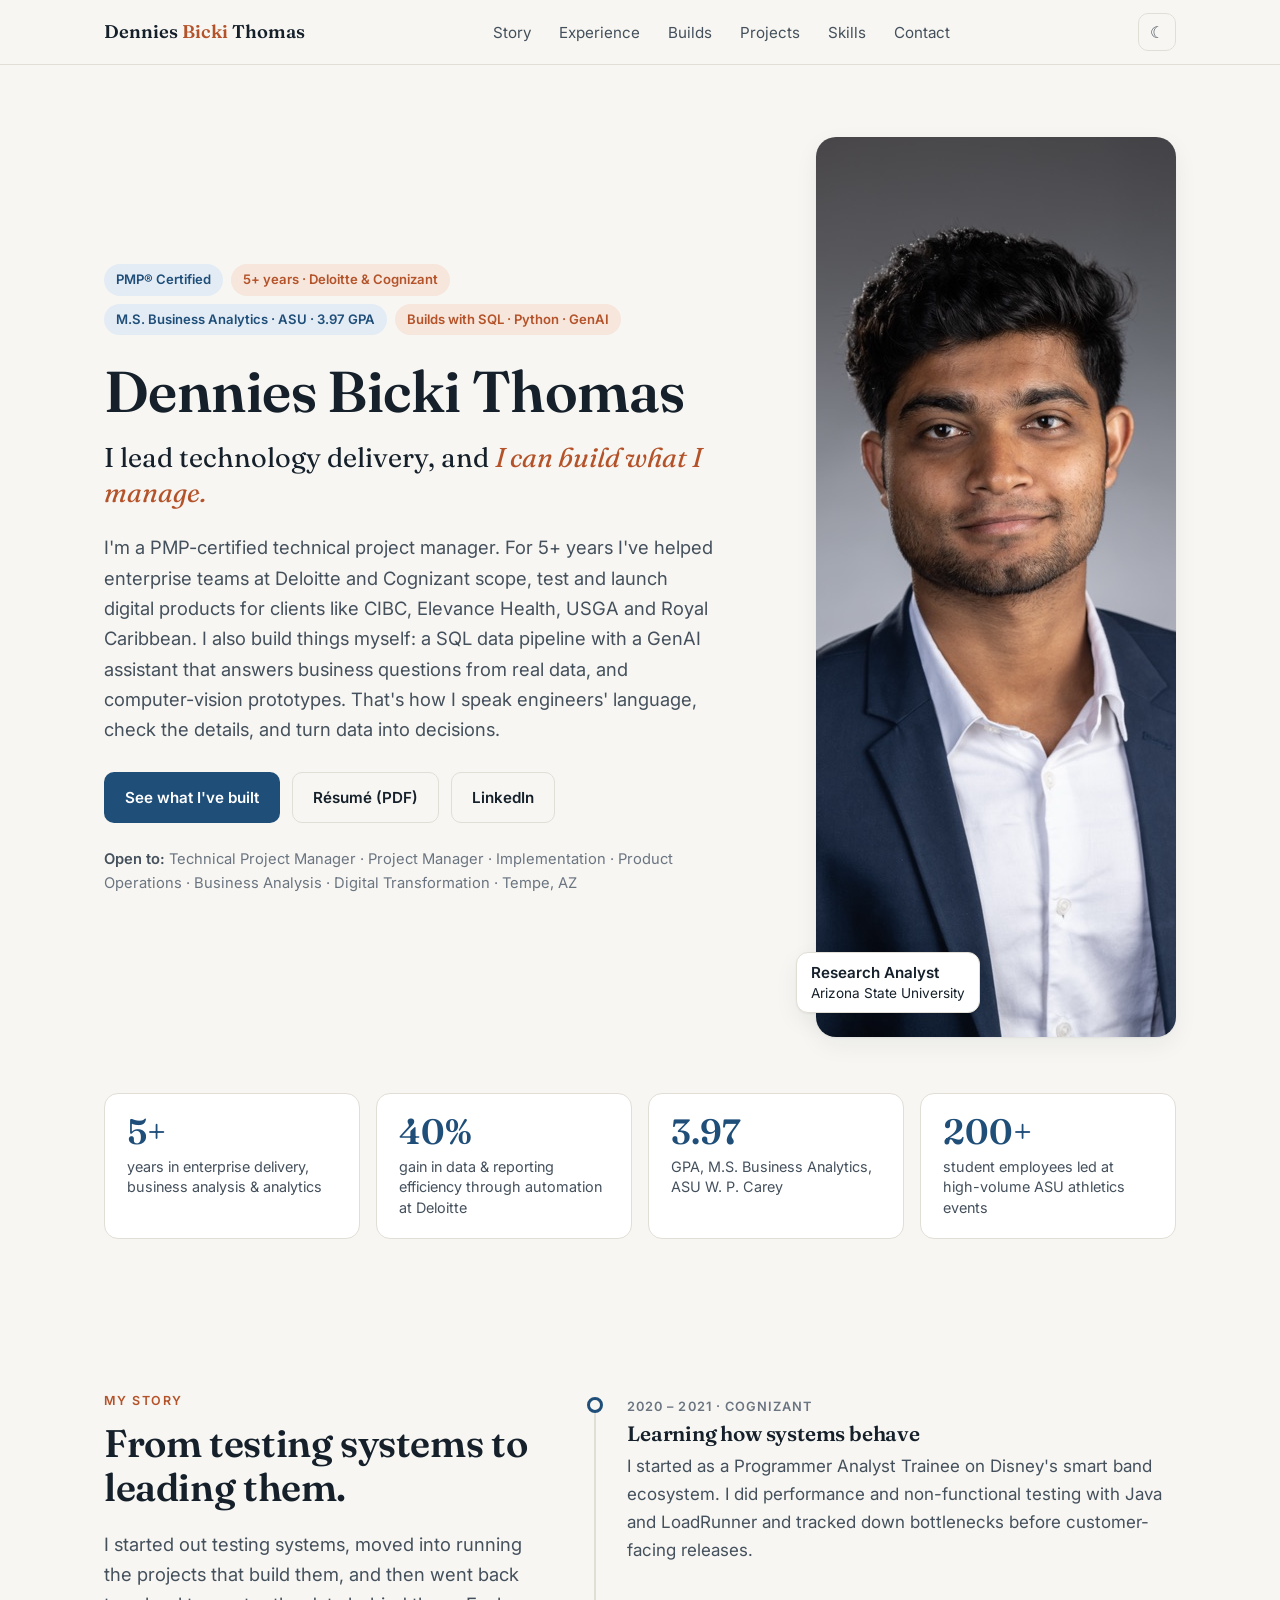
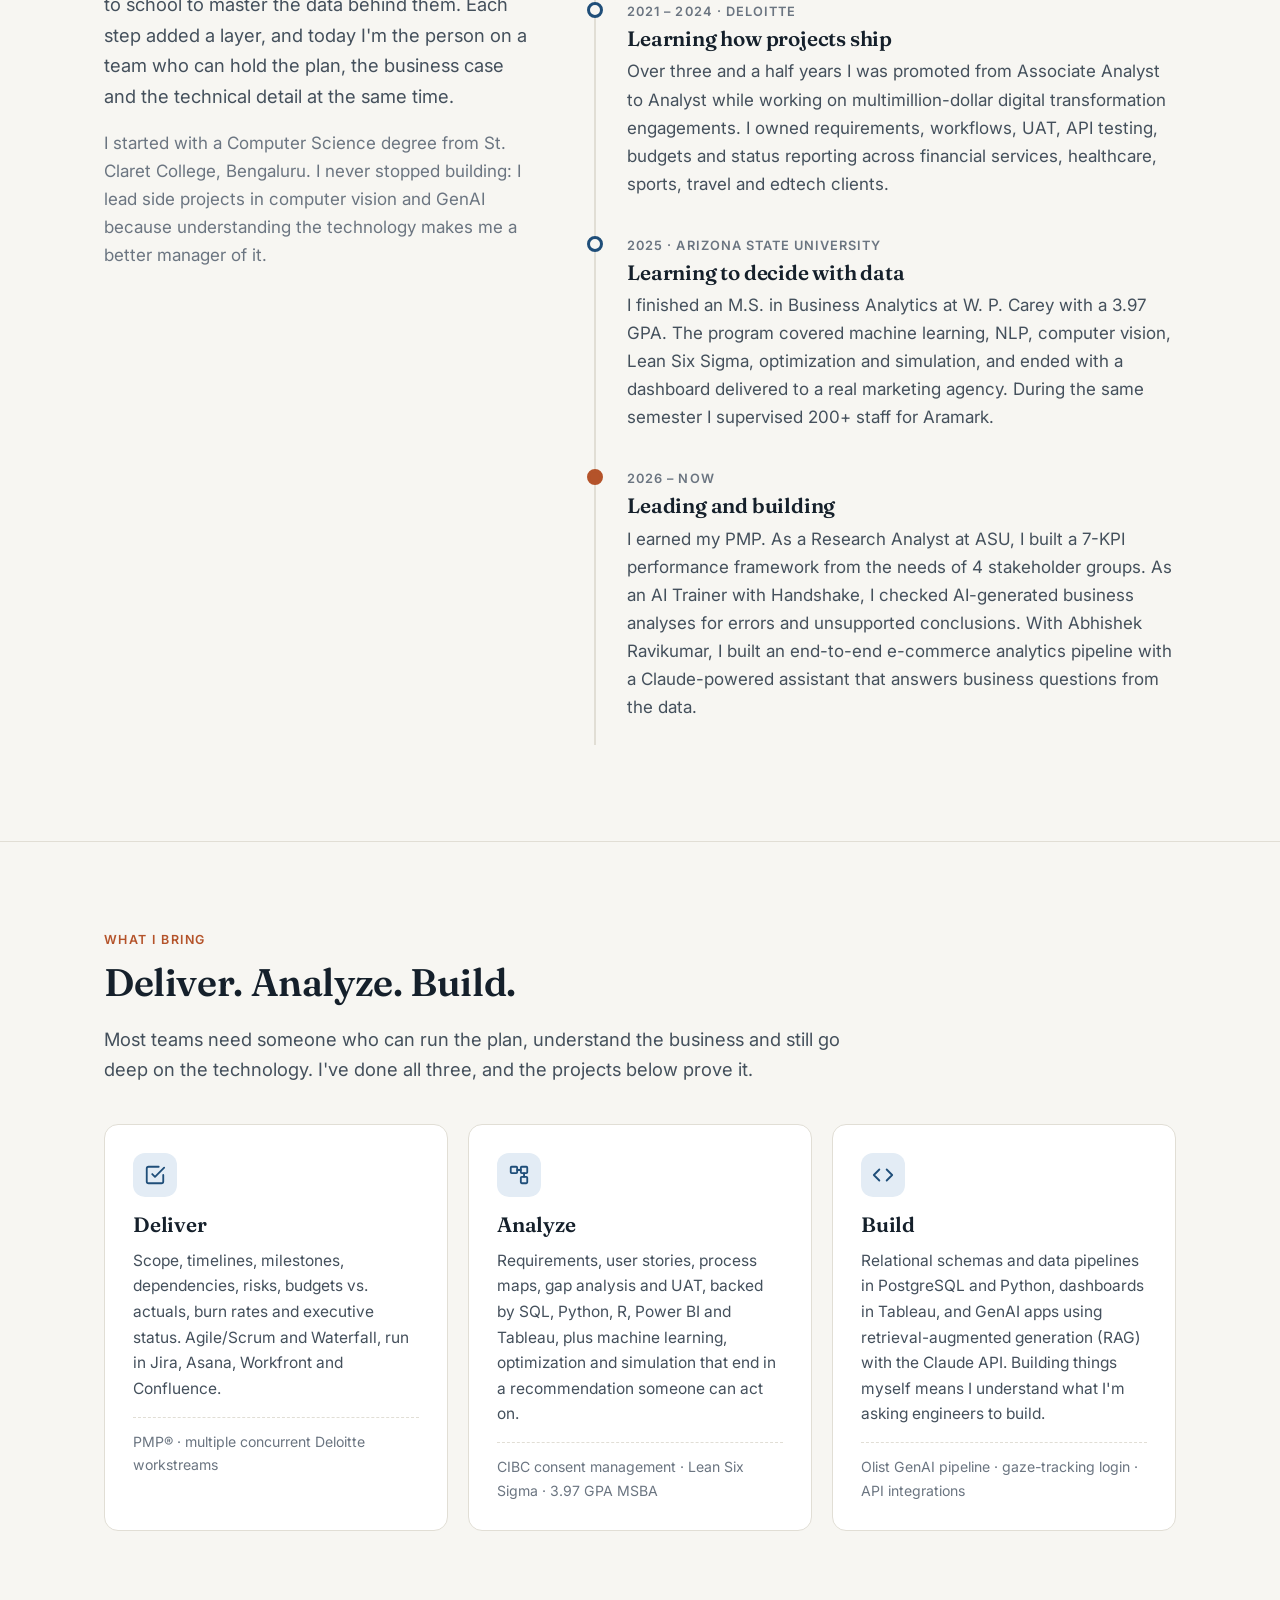
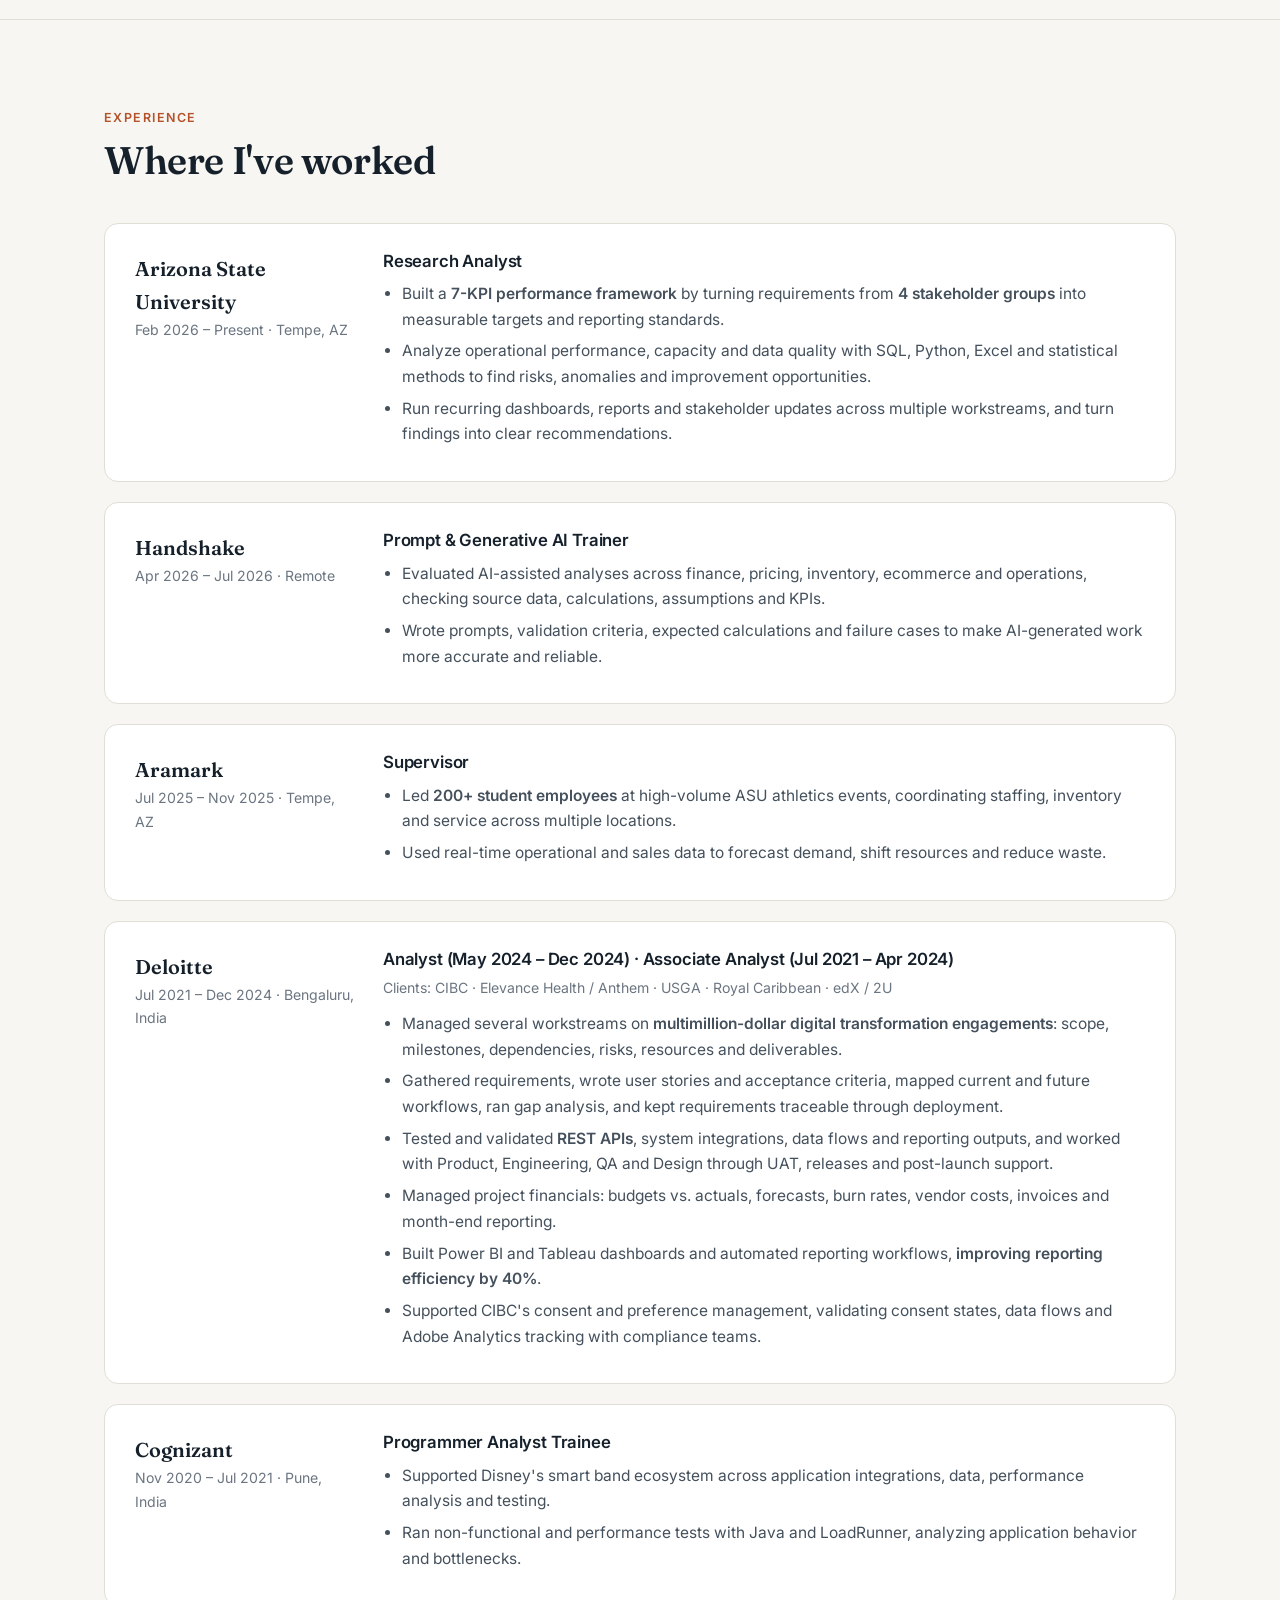
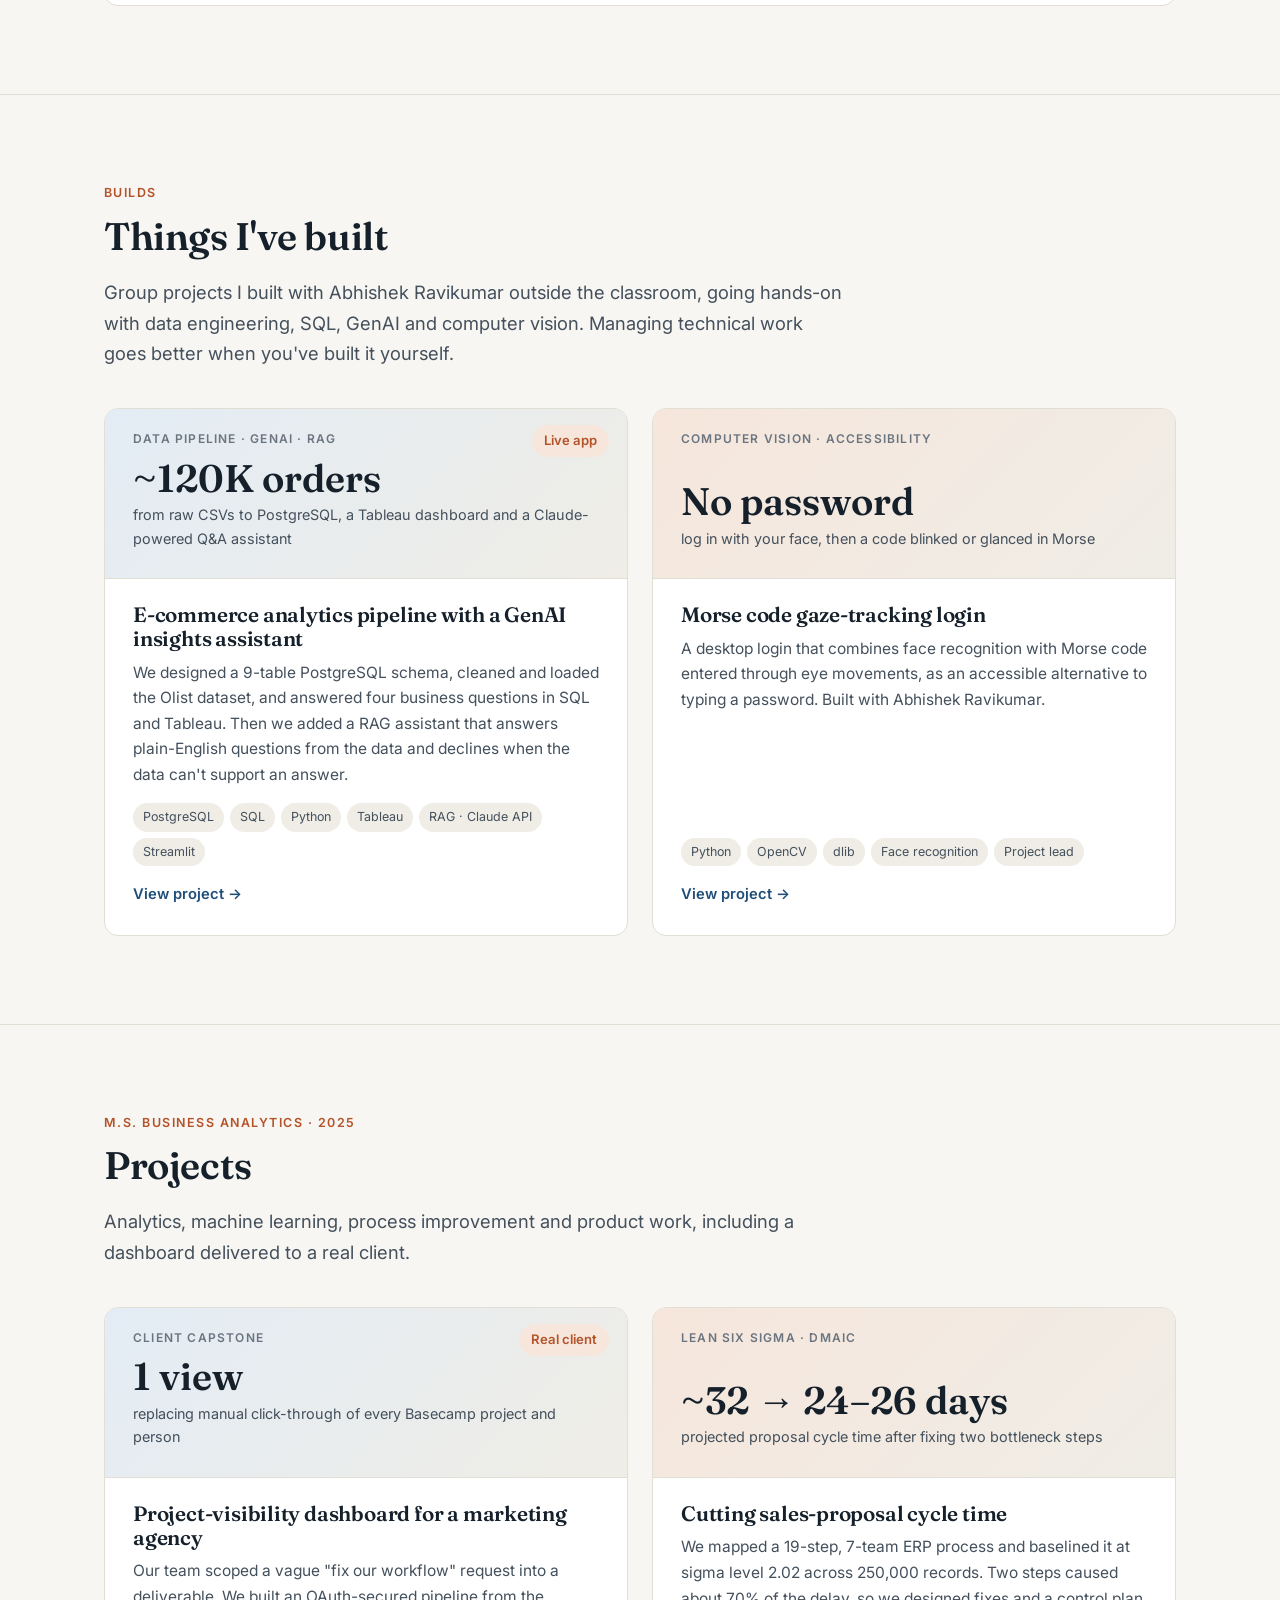
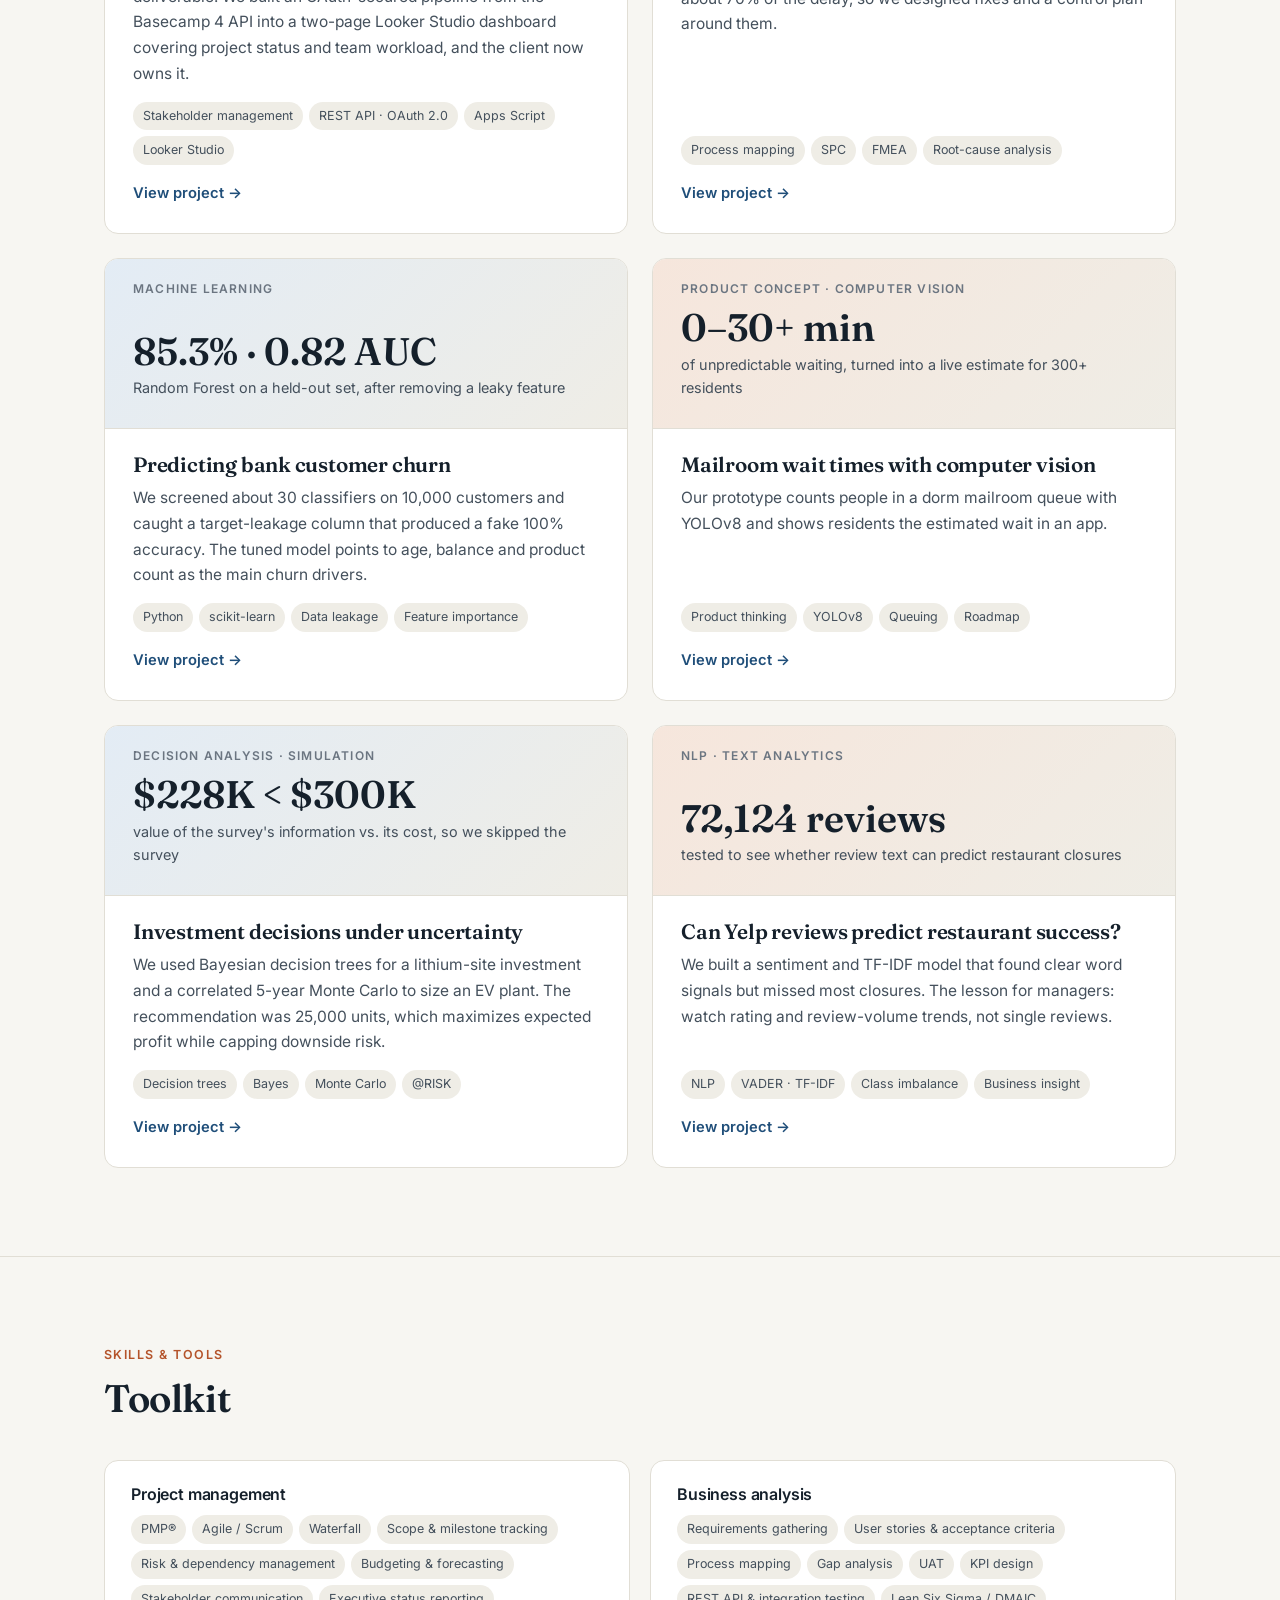
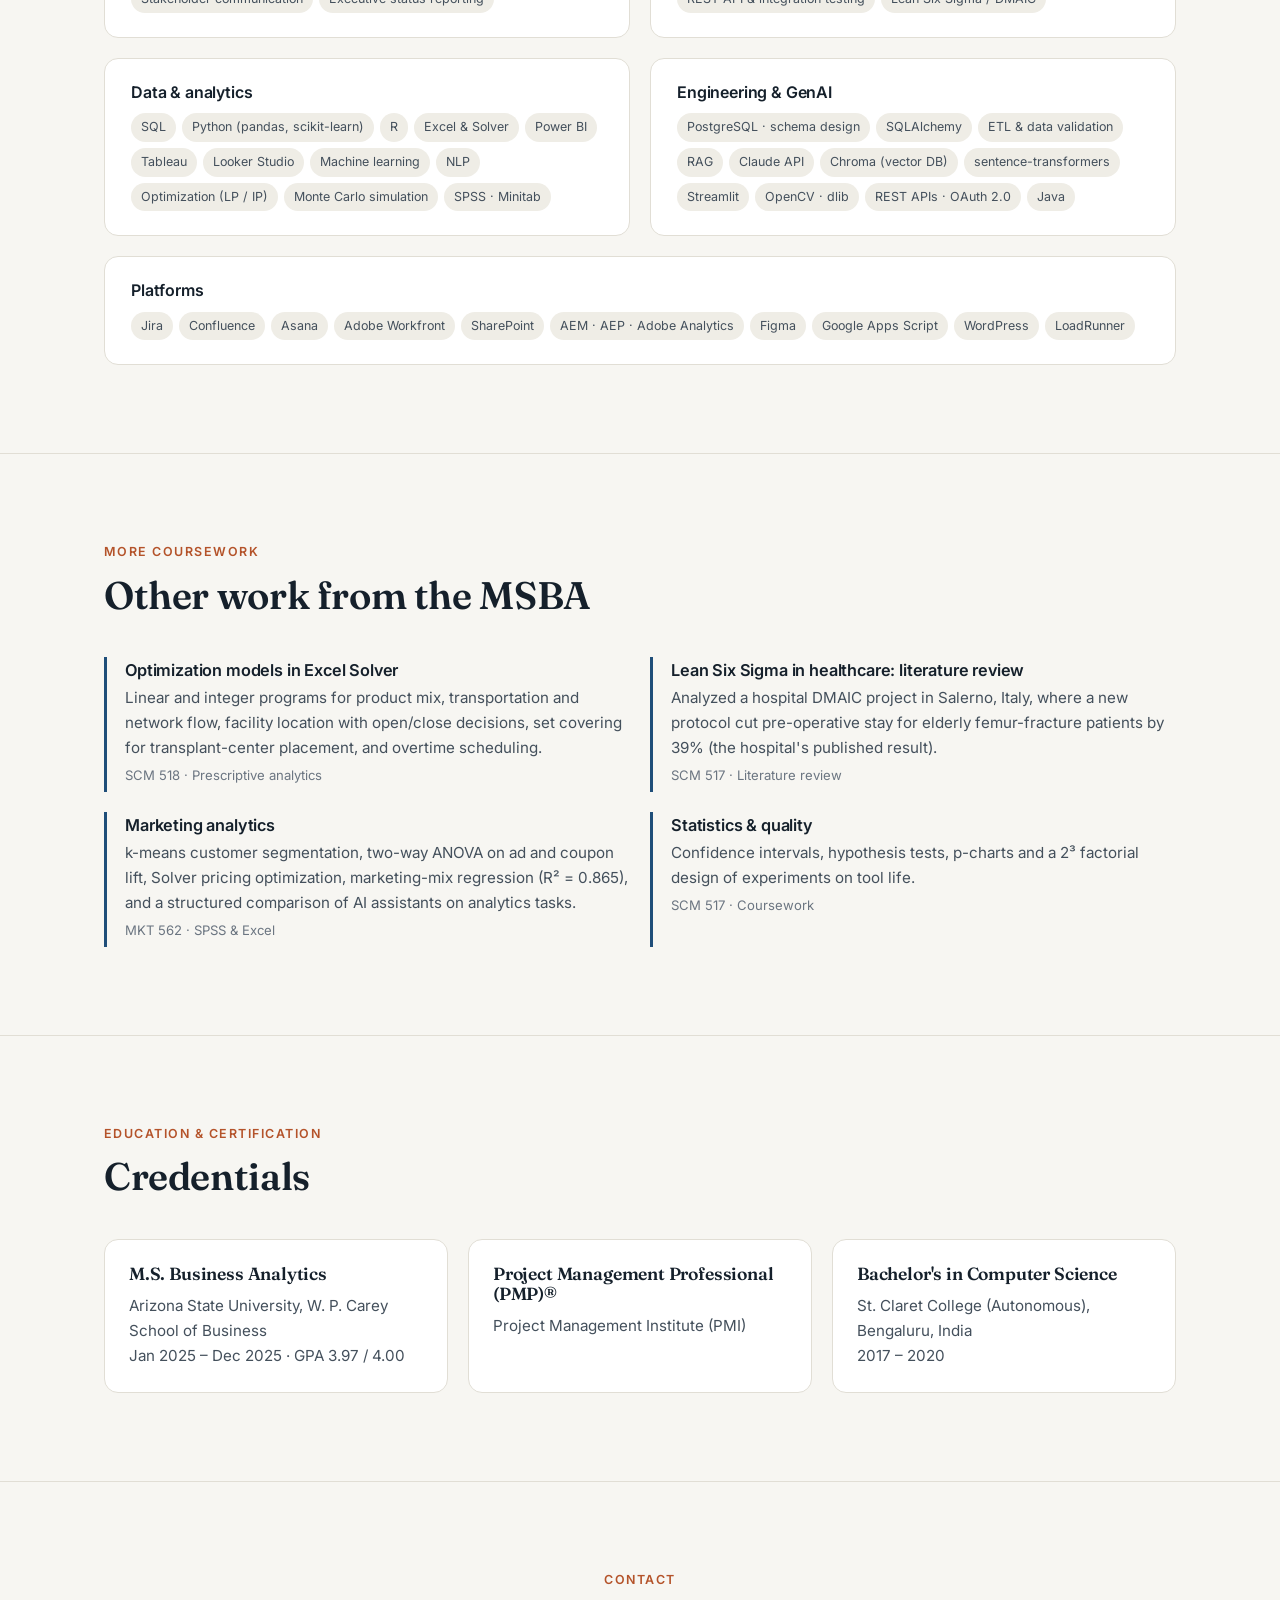
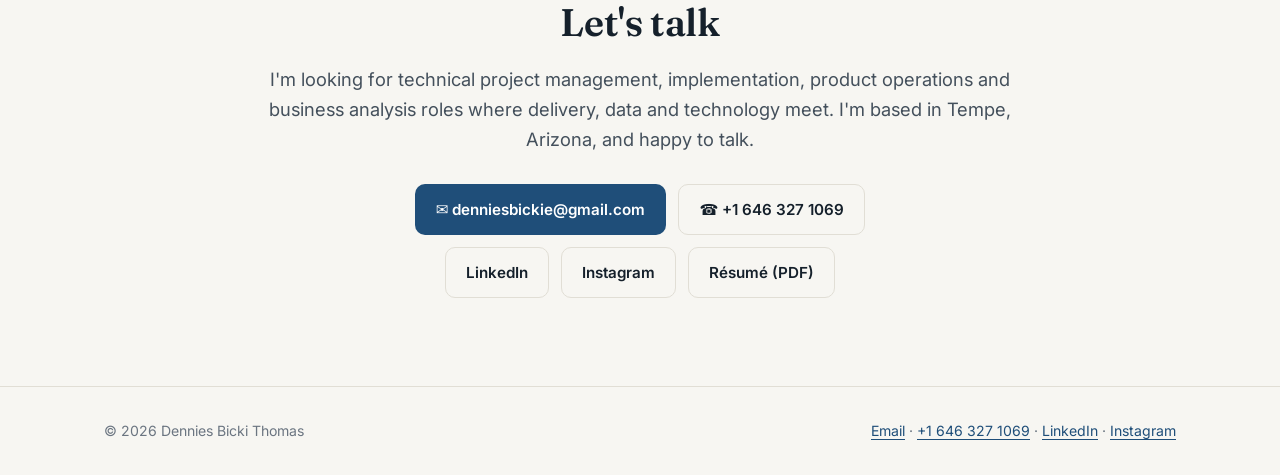
<file: index.html>
<!doctype html>
<html lang="en">
<head>
  <meta charset="utf-8">
  <meta name="viewport" content="width=device-width, initial-scale=1">
  <title>Dennies Bicki Thomas | Technical Project Manager &amp; Analytics</title>
  <meta name="description" content="PMP-certified technical project manager with 5+ years at Deloitte and Cognizant who also builds: SQL data pipelines, GenAI (RAG) apps and computer-vision prototypes. M.S. Business Analytics, Arizona State University (3.97 GPA).">
  <meta property="og:title" content="Dennies Bicki Thomas | Technical Project Manager & Analytics">
  <meta property="og:description" content="PMP · 5+ years of enterprise delivery at Deloitte & Cognizant · builds SQL pipelines and GenAI apps · M.S. Business Analytics, ASU.">
  <meta property="og:type" content="website">
  <meta property="og:image" content="assets/img/headshot.jpg">
  <link rel="icon" href="data:image/svg+xml,%3Csvg xmlns='http://www.w3.org/2000/svg' viewBox='0 0 64 64'%3E%3Crect width='64' height='64' rx='14' fill='%231f4e79'/%3E%3Ctext x='50%25' y='54%25' text-anchor='middle' dominant-baseline='middle' font-family='Georgia,serif' font-size='28' font-weight='700' fill='white'%3EDT%3C/text%3E%3C/svg%3E">
  <link rel="preconnect" href="https://fonts.googleapis.com">
  <link rel="preconnect" href="https://fonts.gstatic.com" crossorigin>
  <link href="https://fonts.googleapis.com/css2?family=Fraunces:opsz,wght@9..144,400;9..144,600&family=Inter:wght@400;500;600&display=swap" rel="stylesheet">
  <link rel="stylesheet" href="assets/css/style.css">
  <script src="assets/js/main.js"></script>
</head>
<body>
<a class="skip-link" href="#main">Skip to content</a>

<header class="site-header">
  <nav class="container nav" aria-label="Main">
    <a class="brand" href="#top">Dennies <span>Bicki</span> Thomas</a>
    <ul class="nav-links" id="nav-links">
      <li><a href="#story">Story</a></li>
      <li><a href="#experience">Experience</a></li>
      <li><a href="#builds">Builds</a></li>
      <li><a href="#work">Projects</a></li>
      <li><a href="#skills">Skills</a></li>
      <li><a href="#contact">Contact</a></li>
    </ul>
    <div style="display:flex;gap:8px">
      <button class="icon-btn" type="button" data-theme-toggle aria-label="Toggle dark mode">☾</button>
      <button class="icon-btn menu-btn" type="button" data-menu-toggle aria-controls="nav-links" aria-expanded="false" aria-label="Open menu">☰</button>
    </div>
  </nav>
</header>

<main id="main">

  <!-- ================= HERO ================= -->
  <section class="hero" id="top">
    <div class="container">
      <div class="hero-grid">
        <div>
          <div class="badges">
            <span class="badge">PMP® Certified</span>
            <span class="badge warm">5+ years · Deloitte &amp; Cognizant</span>
            <span class="badge">M.S. Business Analytics · ASU · 3.97 GPA</span>
            <span class="badge warm">Builds with SQL · Python · GenAI</span>
          </div>
          <h1>Dennies Bicki Thomas</h1>
          <p class="tagline">I lead technology delivery, and <em>I can build what I manage.</em></p>
          <p class="lede">I'm a PMP-certified technical project manager. For 5+ years I've helped enterprise teams at Deloitte and Cognizant scope, test and launch digital products for clients like CIBC, Elevance Health, USGA and Royal Caribbean. I also build things myself: a SQL data pipeline with a GenAI assistant that answers business questions from real data, and computer-vision prototypes. That's how I speak engineers' language, check the details, and turn data into decisions.</p>
          <div class="btn-row" style="margin-top:1.6em">
            <a class="btn btn-primary" href="#builds">See what I've built</a>
            <a class="btn btn-ghost" href="assets/Dennies_Bicki_Thomas_Resume.pdf" target="_blank" rel="noopener">Résumé (PDF)</a>
            <a class="btn btn-ghost" href="https://www.linkedin.com/in/dennies-bicki-thomas-4860601b0" target="_blank" rel="noopener">LinkedIn</a>
          </div>
          <p class="open-to"><strong>Open to:</strong> Technical Project Manager · Project Manager · Implementation · Product Operations · Business Analysis · Digital Transformation · Tempe, AZ</p>
        </div>
        <div class="portrait">
          <img src="assets/img/headshot.jpg" alt="Portrait of Dennies Bicki Thomas" width="600" height="900">
          <div class="caption"><strong>Research Analyst</strong>Arizona State University</div>
        </div>
      </div>

      <div class="stats" aria-label="Highlights">
        <div class="stat"><div class="num">5+</div><div class="label">years in enterprise delivery, business analysis &amp; analytics</div></div>
        <div class="stat"><div class="num">40%</div><div class="label">gain in data &amp; reporting efficiency through automation at Deloitte</div></div>
        <div class="stat"><div class="num">3.97</div><div class="label">GPA, M.S. Business Analytics, ASU W.&nbsp;P.&nbsp;Carey</div></div>
        <div class="stat"><div class="num">200+</div><div class="label">student employees led at high-volume ASU athletics events</div></div>
      </div>
    </div>
  </section>

  <!-- ================= STORY ================= -->
  <section class="section" id="story">
    <div class="container story-grid">
      <div>
        <span class="eyebrow">My story</span>
        <h2>From testing systems to leading them.</h2>
        <p class="lede">I started out testing systems, moved into running the projects that build them, and then went back to school to master the data behind them. Each step added a layer, and today I'm the person on a team who can hold the plan, the business case and the technical detail at the same time.</p>
        <p class="muted">I started with a Computer Science degree from St. Claret College, Bengaluru. I never stopped building: I lead side projects in computer vision and GenAI because understanding the technology makes me a better manager of it.</p>
      </div>
      <ol class="chapters">
        <li class="chapter">
          <span class="when">2020 – 2021 · Cognizant</span>
          <h3>Learning how systems behave</h3>
          <p>I started as a Programmer Analyst Trainee on Disney's smart band ecosystem. I did performance and non-functional testing with Java and LoadRunner and tracked down bottlenecks before customer-facing releases.</p>
        </li>
        <li class="chapter">
          <span class="when">2021 – 2024 · Deloitte</span>
          <h3>Learning how projects ship</h3>
          <p>Over three and a half years I was promoted from Associate Analyst to Analyst while working on multimillion-dollar digital transformation engagements. I owned requirements, workflows, UAT, API testing, budgets and status reporting across financial services, healthcare, sports, travel and edtech clients.</p>
        </li>
        <li class="chapter">
          <span class="when">2025 · Arizona State University</span>
          <h3>Learning to decide with data</h3>
          <p>I finished an M.S. in Business Analytics at W.&nbsp;P.&nbsp;Carey with a 3.97 GPA. The program covered machine learning, NLP, computer vision, Lean Six Sigma, optimization and simulation, and ended with a dashboard delivered to a real marketing agency. During the same semester I supervised 200+ staff for Aramark.</p>
        </li>
        <li class="chapter now">
          <span class="when">2026 – now</span>
          <h3>Leading and building</h3>
          <p>I earned my PMP. As a Research Analyst at ASU, I built a 7-KPI performance framework from the needs of 4 stakeholder groups. As an AI Trainer with Handshake, I checked AI-generated business analyses for errors and unsupported conclusions. With Abhishek Ravikumar, I built an end-to-end e-commerce analytics pipeline with a Claude-powered assistant that answers business questions from the data.</p>
        </li>
      </ol>
    </div>
  </section>

  <!-- ================= WHAT I BRING ================= -->
  <section class="section" id="bring">
    <div class="container">
      <span class="eyebrow">What I bring</span>
      <h2>Deliver. Analyze. Build.</h2>
      <p class="lede">Most teams need someone who can run the plan, understand the business and still go deep on the technology. I've done all three, and the projects below prove it.</p>
      <div class="pillars">
        <div class="pillar">
          <div class="icon"><svg viewBox="0 0 24 24" fill="none" stroke="currentColor" stroke-width="2" stroke-linecap="round" stroke-linejoin="round" aria-hidden="true"><path d="M9 11l3 3L22 4"/><path d="M21 12v7a2 2 0 0 1-2 2H5a2 2 0 0 1-2-2V5a2 2 0 0 1 2-2h11"/></svg></div>
          <h3>Deliver</h3>
          <p>Scope, timelines, milestones, dependencies, risks, budgets vs. actuals, burn rates and executive status. Agile/Scrum and Waterfall, run in Jira, Asana, Workfront and Confluence.</p>
          <p class="proof">PMP® · multiple concurrent Deloitte workstreams</p>
        </div>
        <div class="pillar">
          <div class="icon"><svg viewBox="0 0 24 24" fill="none" stroke="currentColor" stroke-width="2" stroke-linecap="round" stroke-linejoin="round" aria-hidden="true"><rect x="3" y="3" width="7" height="7" rx="1"/><rect x="14" y="3" width="7" height="7" rx="1"/><rect x="14" y="14" width="7" height="7" rx="1"/><path d="M10 6.5h4M17.5 10v4"/></svg></div>
          <h3>Analyze</h3>
          <p>Requirements, user stories, process maps, gap analysis and UAT, backed by SQL, Python, R, Power BI and Tableau, plus machine learning, optimization and simulation that end in a recommendation someone can act on.</p>
          <p class="proof">CIBC consent management · Lean Six Sigma · 3.97 GPA MSBA</p>
        </div>
        <div class="pillar">
          <div class="icon"><svg viewBox="0 0 24 24" fill="none" stroke="currentColor" stroke-width="2" stroke-linecap="round" stroke-linejoin="round" aria-hidden="true"><path d="M16 18l6-6-6-6"/><path d="M8 6l-6 6 6 6"/></svg></div>
          <h3>Build</h3>
          <p>Relational schemas and data pipelines in PostgreSQL and Python, dashboards in Tableau, and GenAI apps using retrieval-augmented generation (RAG) with the Claude API. Building things myself means I understand what I'm asking engineers to build.</p>
          <p class="proof">Olist GenAI pipeline · gaze-tracking login · API integrations</p>
        </div>
      </div>
    </div>
  </section>

  <!-- ================= EXPERIENCE ================= -->
  <section class="section" id="experience">
    <div class="container">
      <span class="eyebrow">Experience</span>
      <h2>Where I've worked</h2>
      <div class="jobs">

        <article class="job">
          <div><div class="org">Arizona State University</div><div class="dates">Feb 2026 – Present · Tempe, AZ</div></div>
          <div>
            <h3>Research Analyst</h3>
            <ul>
              <li>Built a <strong>7-KPI performance framework</strong> by turning requirements from <strong>4 stakeholder groups</strong> into measurable targets and reporting standards.</li>
              <li>Analyze operational performance, capacity and data quality with SQL, Python, Excel and statistical methods to find risks, anomalies and improvement opportunities.</li>
              <li>Run recurring dashboards, reports and stakeholder updates across multiple workstreams, and turn findings into clear recommendations.</li>
            </ul>
          </div>
        </article>

        <article class="job">
          <div><div class="org">Handshake</div><div class="dates">Apr 2026 – Jul 2026 · Remote</div></div>
          <div>
            <h3>Prompt &amp; Generative AI Trainer</h3>
            <ul>
              <li>Evaluated AI-assisted analyses across finance, pricing, inventory, ecommerce and operations, checking source data, calculations, assumptions and KPIs.</li>
              <li>Wrote prompts, validation criteria, expected calculations and failure cases to make AI-generated work more accurate and reliable.</li>
            </ul>
          </div>
        </article>

        <article class="job">
          <div><div class="org">Aramark</div><div class="dates">Jul 2025 – Nov 2025 · Tempe, AZ</div></div>
          <div>
            <h3>Supervisor</h3>
            <ul>
              <li>Led <strong>200+ student employees</strong> at high-volume ASU athletics events, coordinating staffing, inventory and service across multiple locations.</li>
              <li>Used real-time operational and sales data to forecast demand, shift resources and reduce waste.</li>
            </ul>
          </div>
        </article>

        <article class="job">
          <div><div class="org">Deloitte</div><div class="dates">Jul 2021 – Dec 2024 · Bengaluru, India</div></div>
          <div>
            <h3>Analyst (May 2024 – Dec 2024) · Associate Analyst (Jul 2021 – Apr 2024)</h3>
            <p class="clients">Clients: CIBC · Elevance Health / Anthem · USGA · Royal Caribbean · edX / 2U</p>
            <ul>
              <li>Managed several workstreams on <strong>multimillion-dollar digital transformation engagements</strong>: scope, milestones, dependencies, risks, resources and deliverables.</li>
              <li>Gathered requirements, wrote user stories and acceptance criteria, mapped current and future workflows, ran gap analysis, and kept requirements traceable through deployment.</li>
              <li>Tested and validated <strong>REST APIs</strong>, system integrations, data flows and reporting outputs, and worked with Product, Engineering, QA and Design through UAT, releases and post-launch support.</li>
              <li>Managed project financials: budgets vs. actuals, forecasts, burn rates, vendor costs, invoices and month-end reporting.</li>
              <li>Built Power BI and Tableau dashboards and automated reporting workflows, <strong>improving reporting efficiency by 40%</strong>.</li>
              <li>Supported CIBC's consent and preference management, validating consent states, data flows and Adobe Analytics tracking with compliance teams.</li>
            </ul>
          </div>
        </article>

        <article class="job">
          <div><div class="org">Cognizant</div><div class="dates">Nov 2020 – Jul 2021 · Pune, India</div></div>
          <div>
            <h3>Programmer Analyst Trainee</h3>
            <ul>
              <li>Supported Disney's smart band ecosystem across application integrations, data, performance analysis and testing.</li>
              <li>Ran non-functional and performance tests with Java and LoadRunner, analyzing application behavior and bottlenecks.</li>
            </ul>
          </div>
        </article>

      </div>
    </div>
  </section>

  <!-- ================= BUILDS ================= -->
  <section class="section" id="builds">
    <div class="container">
      <span class="eyebrow">Builds</span>
      <h2>Things I've built</h2>
      <p class="lede">Group projects I built with Abhishek Ravikumar outside the classroom, going hands-on with data engineering, SQL, GenAI and computer vision. Managing technical work goes better when you've built it yourself.</p>

      <div class="projects">

        <a class="card" href="projects/olist-genai-pipeline.html">
          <div class="cover">
            <span class="kind">Data pipeline · GenAI · RAG</span>
            <span class="flag badge warm">Live app</span>
            <div class="metric">~120K orders</div>
            <div class="metric-label">from raw CSVs to PostgreSQL, a Tableau dashboard and a Claude-powered Q&amp;A assistant</div>
          </div>
          <div class="card-body">
            <h3>E-commerce analytics pipeline with a GenAI insights assistant</h3>
            <p>We designed a 9-table PostgreSQL schema, cleaned and loaded the Olist dataset, and answered four business questions in SQL and Tableau. Then we added a RAG assistant that answers plain-English questions from the data and declines when the data can't support an answer.</p>
            <ul class="tags"><li>PostgreSQL</li><li>SQL</li><li>Python</li><li>Tableau</li><li>RAG · Claude API</li><li>Streamlit</li></ul>
            <span class="more">View project →</span>
          </div>
        </a>

        <a class="card" href="projects/morse-gaze-login.html">
          <div class="cover warm">
            <span class="kind">Computer vision · Accessibility</span>
            <div class="metric">No password</div>
            <div class="metric-label">log in with your face, then a code blinked or glanced in Morse</div>
          </div>
          <div class="card-body">
            <h3>Morse code gaze-tracking login</h3>
            <p>A desktop login that combines face recognition with Morse code entered through eye movements, as an accessible alternative to typing a password. Built with Abhishek Ravikumar.</p>
            <ul class="tags"><li>Python</li><li>OpenCV</li><li>dlib</li><li>Face recognition</li><li>Project lead</li></ul>
            <span class="more">View project →</span>
          </div>
        </a>

      </div>
    </div>
  </section>

  <!-- ================= PROJECTS ================= -->
  <section class="section" id="work">
    <div class="container">
      <span class="eyebrow">M.S. Business Analytics · 2025</span>
      <h2>Projects</h2>
      <p class="lede">Analytics, machine learning, process improvement and product work, including a dashboard delivered to a real client.</p>

      <div class="projects">

        <a class="card" href="projects/basecamp-dashboard.html">
          <div class="cover">
            <span class="kind">Client capstone</span>
            <span class="flag badge warm">Real client</span>
            <div class="metric">1 view</div>
            <div class="metric-label">replacing manual click-through of every Basecamp project and person</div>
          </div>
          <div class="card-body">
            <h3>Project-visibility dashboard for a marketing agency</h3>
            <p>Our team scoped a vague "fix our workflow" request into a deliverable. We built an OAuth-secured pipeline from the Basecamp 4 API into a two-page Looker Studio dashboard covering project status and team workload, and the client now owns it.</p>
            <ul class="tags"><li>Stakeholder management</li><li>REST API · OAuth 2.0</li><li>Apps Script</li><li>Looker Studio</li></ul>
            <span class="more">View project →</span>
          </div>
        </a>

        <a class="card" href="projects/lean-six-sigma-gentech.html">
          <div class="cover warm">
            <span class="kind">Lean Six Sigma · DMAIC</span>
            <div class="metric">~32 → 24–26 days</div>
            <div class="metric-label">projected proposal cycle time after fixing two bottleneck steps</div>
          </div>
          <div class="card-body">
            <h3>Cutting sales-proposal cycle time</h3>
            <p>We mapped a 19-step, 7-team ERP process and baselined it at sigma level 2.02 across 250,000 records. Two steps caused about 70% of the delay, so we designed fixes and a control plan around them.</p>
            <ul class="tags"><li>Process mapping</li><li>SPC</li><li>FMEA</li><li>Root-cause analysis</li></ul>
            <span class="more">View project →</span>
          </div>
        </a>

        <a class="card" href="projects/bank-churn.html">
          <div class="cover">
            <span class="kind">Machine learning</span>
            <div class="metric">85.3% · 0.82 AUC</div>
            <div class="metric-label">Random Forest on a held-out set, after removing a leaky feature</div>
          </div>
          <div class="card-body">
            <h3>Predicting bank customer churn</h3>
            <p>We screened about 30 classifiers on 10,000 customers and caught a target-leakage column that produced a fake 100% accuracy. The tuned model points to age, balance and product count as the main churn drivers.</p>
            <ul class="tags"><li>Python</li><li>scikit-learn</li><li>Data leakage</li><li>Feature importance</li></ul>
            <span class="more">View project →</span>
          </div>
        </a>

        <a class="card" href="projects/mailroom-computer-vision.html">
          <div class="cover warm">
            <span class="kind">Product concept · computer vision</span>
            <div class="metric">0–30+ min</div>
            <div class="metric-label">of unpredictable waiting, turned into a live estimate for 300+ residents</div>
          </div>
          <div class="card-body">
            <h3>Mailroom wait times with computer vision</h3>
            <p>Our prototype counts people in a dorm mailroom queue with YOLOv8 and shows residents the estimated wait in an app.</p>
            <ul class="tags"><li>Product thinking</li><li>YOLOv8</li><li>Queuing</li><li>Roadmap</li></ul>
            <span class="more">View project →</span>
          </div>
        </a>

        <a class="card" href="projects/greenfleet-decisions.html">
          <div class="cover">
            <span class="kind">Decision analysis · simulation</span>
            <div class="metric">$228K &lt; $300K</div>
            <div class="metric-label">value of the survey's information vs. its cost, so we skipped the survey</div>
          </div>
          <div class="card-body">
            <h3>Investment decisions under uncertainty</h3>
            <p>We used Bayesian decision trees for a lithium-site investment and a correlated 5-year Monte Carlo to size an EV plant. The recommendation was 25,000 units, which maximizes expected profit while capping downside risk.</p>
            <ul class="tags"><li>Decision trees</li><li>Bayes</li><li>Monte Carlo</li><li>@RISK</li></ul>
            <span class="more">View project →</span>
          </div>
        </a>

        <a class="card" href="projects/yelp-nlp.html">
          <div class="cover warm">
            <span class="kind">NLP · text analytics</span>
            <div class="metric">72,124 reviews</div>
            <div class="metric-label">tested to see whether review text can predict restaurant closures</div>
          </div>
          <div class="card-body">
            <h3>Can Yelp reviews predict restaurant success?</h3>
            <p>We built a sentiment and TF-IDF model that found clear word signals but missed most closures. The lesson for managers: watch rating and review-volume trends, not single reviews.</p>
            <ul class="tags"><li>NLP</li><li>VADER · TF-IDF</li><li>Class imbalance</li><li>Business insight</li></ul>
            <span class="more">View project →</span>
          </div>
        </a>

      </div>
    </div>
  </section>

  <!-- ================= SKILLS ================= -->
  <section class="section" id="skills">
    <div class="container">
      <span class="eyebrow">Skills &amp; tools</span>
      <h2>Toolkit</h2>
      <div class="skills">
        <div class="skill-group">
          <h3>Project management</h3>
          <ul class="tags"><li>PMP®</li><li>Agile / Scrum</li><li>Waterfall</li><li>Scope &amp; milestone tracking</li><li>Risk &amp; dependency management</li><li>Budgeting &amp; forecasting</li><li>Stakeholder communication</li><li>Executive status reporting</li></ul>
        </div>
        <div class="skill-group">
          <h3>Business analysis</h3>
          <ul class="tags"><li>Requirements gathering</li><li>User stories &amp; acceptance criteria</li><li>Process mapping</li><li>Gap analysis</li><li>UAT</li><li>KPI design</li><li>REST API &amp; integration testing</li><li>Lean Six Sigma / DMAIC</li></ul>
        </div>
        <div class="skill-group">
          <h3>Data &amp; analytics</h3>
          <ul class="tags"><li>SQL</li><li>Python (pandas, scikit-learn)</li><li>R</li><li>Excel &amp; Solver</li><li>Power BI</li><li>Tableau</li><li>Looker Studio</li><li>Machine learning</li><li>NLP</li><li>Optimization (LP / IP)</li><li>Monte Carlo simulation</li><li>SPSS · Minitab</li></ul>
        </div>
        <div class="skill-group">
          <h3>Engineering &amp; GenAI</h3>
          <ul class="tags"><li>PostgreSQL · schema design</li><li>SQLAlchemy</li><li>ETL &amp; data validation</li><li>RAG</li><li>Claude API</li><li>Chroma (vector DB)</li><li>sentence-transformers</li><li>Streamlit</li><li>OpenCV · dlib</li><li>REST APIs · OAuth 2.0</li><li>Java</li></ul>
        </div>
        <div class="skill-group">
          <h3>Platforms</h3>
          <ul class="tags"><li>Jira</li><li>Confluence</li><li>Asana</li><li>Adobe Workfront</li><li>SharePoint</li><li>AEM · AEP · Adobe Analytics</li><li>Figma</li><li>Google Apps Script</li><li>WordPress</li><li>LoadRunner</li></ul>
        </div>
      </div>
    </div>
  </section>

  <!-- ================= MORE WORK ================= -->
  <section class="section" id="more">
    <div class="container">
      <span class="eyebrow">More coursework</span>
      <h2>Other work from the MSBA</h2>
      <div class="more-work">
        <div class="mini">
          <h3>Optimization models in Excel Solver</h3>
          <p>Linear and integer programs for product mix, transportation and network flow, facility location with open/close decisions, set covering for transplant-center placement, and overtime scheduling.</p>
          <span class="src">SCM 518 · Prescriptive analytics</span>
        </div>
        <div class="mini">
          <h3>Lean Six Sigma in healthcare: literature review</h3>
          <p>Analyzed a hospital DMAIC project in Salerno, Italy, where a new protocol cut pre-operative stay for elderly femur-fracture patients by 39% (the hospital's published result).</p>
          <span class="src">SCM 517 · Literature review</span>
        </div>
        <div class="mini">
          <h3>Marketing analytics</h3>
          <p>k-means customer segmentation, two-way ANOVA on ad and coupon lift, Solver pricing optimization, marketing-mix regression (R² = 0.865), and a structured comparison of AI assistants on analytics tasks.</p>
          <span class="src">MKT 562 · SPSS &amp; Excel</span>
        </div>
        <div class="mini">
          <h3>Statistics &amp; quality</h3>
          <p>Confidence intervals, hypothesis tests, p-charts and a 2³ factorial design of experiments on tool life.</p>
          <span class="src">SCM 517 · Coursework</span>
        </div>
      </div>
    </div>
  </section>

  <!-- ================= EDUCATION ================= -->
  <section class="section" id="education">
    <div class="container">
      <span class="eyebrow">Education &amp; certification</span>
      <h2>Credentials</h2>
      <div class="edu">
        <div class="edu-item">
          <h3>M.S. Business Analytics</h3>
          <p>Arizona State University, W.&nbsp;P.&nbsp;Carey School of Business</p>
          <p class="muted">Jan 2025 – Dec 2025 · GPA 3.97 / 4.00</p>
        </div>
        <div class="edu-item">
          <h3>Project Management Professional (PMP)®</h3>
          <p>Project Management Institute (PMI)</p>
        </div>
        <div class="edu-item">
          <h3>Bachelor's in Computer Science</h3>
          <p>St. Claret College (Autonomous), Bengaluru, India</p>
          <p class="muted">2017 – 2020</p>
        </div>
      </div>
    </div>
  </section>

  <!-- ================= CONTACT ================= -->
  <section class="section contact" id="contact">
    <div class="container">
      <span class="eyebrow">Contact</span>
      <h2>Let's talk</h2>
      <p class="lede">I'm looking for technical project management, implementation, product operations and business analysis roles where delivery, data and technology meet. I'm based in Tempe, Arizona, and happy to talk.</p>
      <div class="btn-row">
        <a class="btn btn-primary" href="mailto:denniesbickie@gmail.com">✉ denniesbickie@gmail.com</a>
        <a class="btn btn-ghost" href="tel:+16463271069">☎ +1 646 327 1069</a>
      </div>
      <div class="btn-row" style="margin-top:12px">
        <a class="btn btn-ghost" href="https://www.linkedin.com/in/dennies-bicki-thomas-4860601b0" target="_blank" rel="noopener">LinkedIn</a>
        <a class="btn btn-ghost" href="https://www.instagram.com/dennies_bicki__/" target="_blank" rel="noopener">Instagram</a>
        <a class="btn btn-ghost" href="assets/Dennies_Bicki_Thomas_Resume.pdf" target="_blank" rel="noopener">Résumé (PDF)</a>
      </div>
    </div>
  </section>

</main>

<footer class="site-footer">
  <div class="container">
    <span>© <span data-year>2026</span> Dennies Bicki Thomas</span>
    <span><a href="mailto:denniesbickie@gmail.com">Email</a> · <a href="tel:+16463271069">+1 646 327 1069</a> · <a href="https://www.linkedin.com/in/dennies-bicki-thomas-4860601b0" target="_blank" rel="noopener">LinkedIn</a> · <a href="https://www.instagram.com/dennies_bicki__/" target="_blank" rel="noopener">Instagram</a></span>
  </div>
</footer>
</body>
</html>
</file>
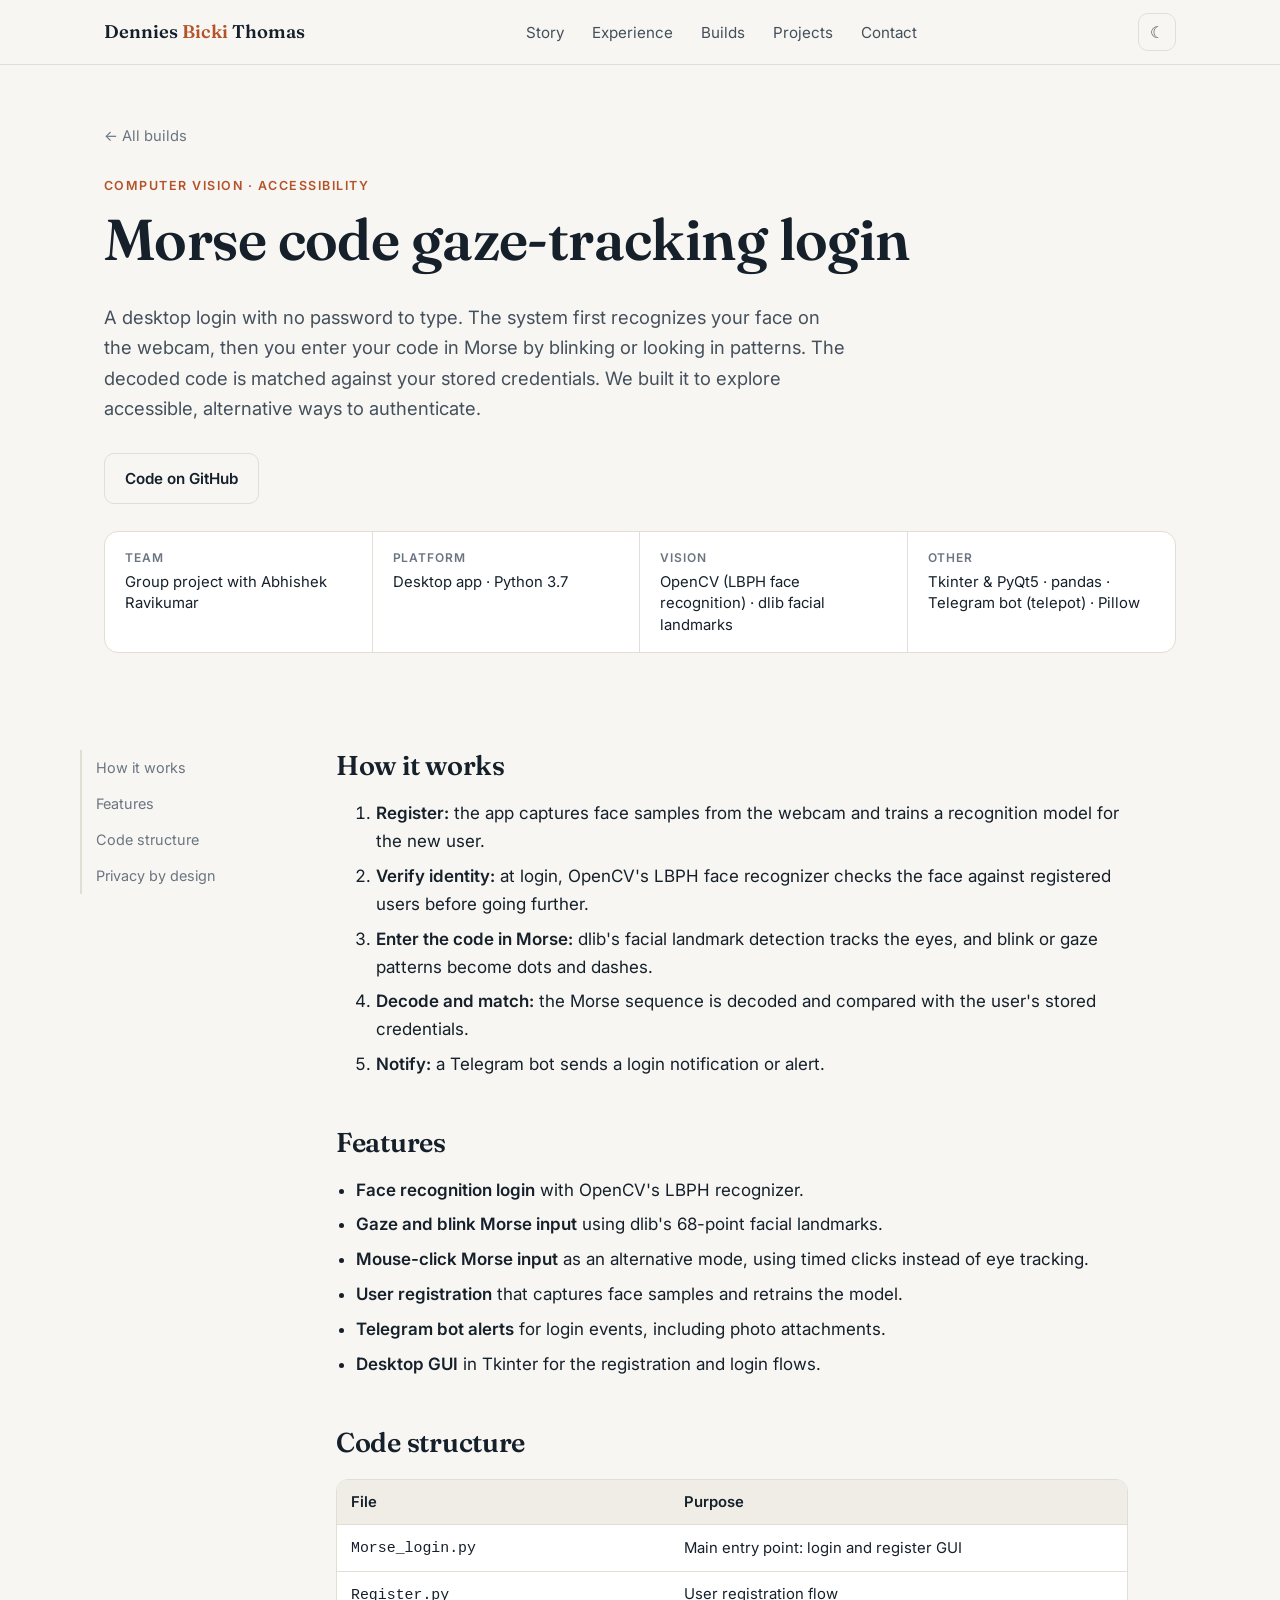
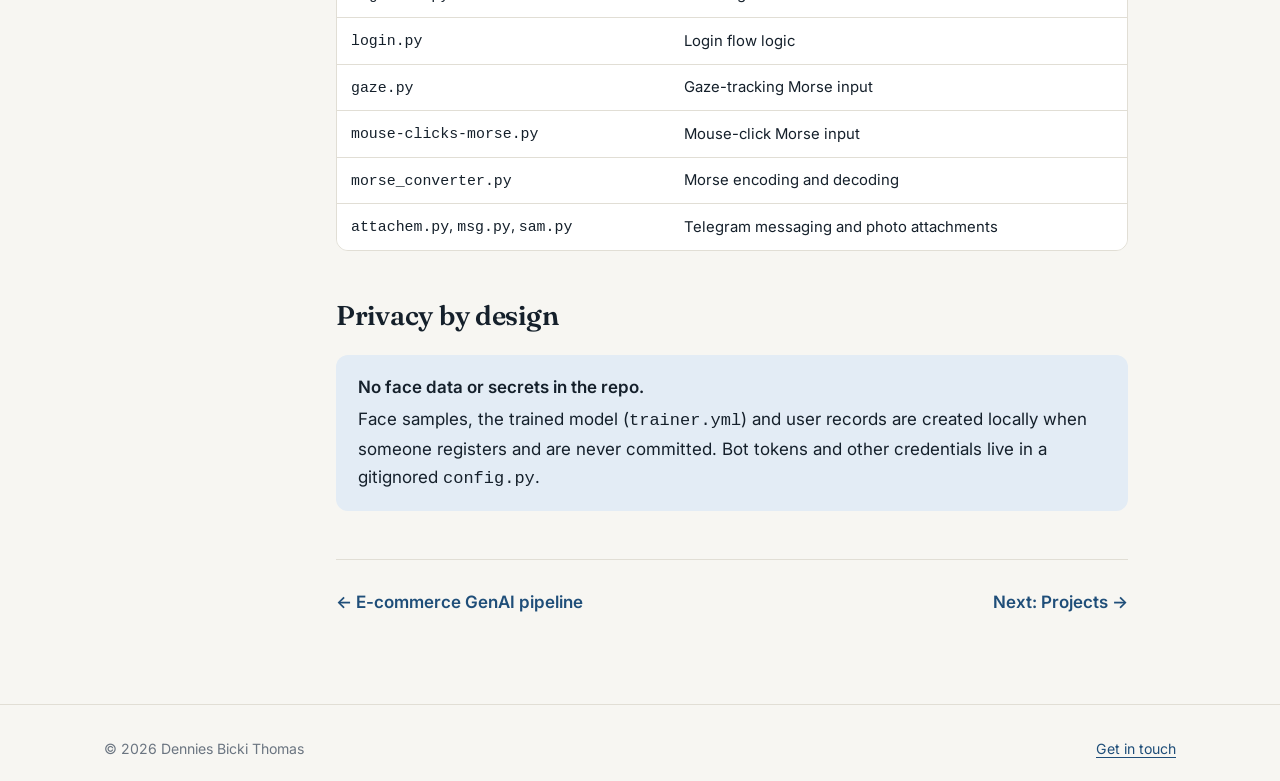
<file: projects/morse-gaze-login.html>
<!doctype html>
<html lang="en">
<head>
  <meta charset="utf-8">
  <meta name="viewport" content="width=device-width, initial-scale=1">
  <title>Morse Gaze-Tracking Login | Dennies Bicki Thomas</title>
  <meta name="description" content="A desktop login that replaces passwords with face recognition plus Morse code entered by blinks, gaze or mouse clicks. Built in Python with OpenCV and dlib.">
  <link rel="icon" href="data:image/svg+xml,%3Csvg xmlns='http://www.w3.org/2000/svg' viewBox='0 0 64 64'%3E%3Crect width='64' height='64' rx='14' fill='%231f4e79'/%3E%3Ctext x='50%25' y='54%25' text-anchor='middle' dominant-baseline='middle' font-family='Georgia,serif' font-size='28' font-weight='700' fill='white'%3EDT%3C/text%3E%3C/svg%3E">
  <link rel="preconnect" href="https://fonts.googleapis.com">
  <link rel="preconnect" href="https://fonts.gstatic.com" crossorigin>
  <link href="https://fonts.googleapis.com/css2?family=Fraunces:opsz,wght@9..144,400;9..144,600&family=Inter:wght@400;500;600&display=swap" rel="stylesheet">
  <link rel="stylesheet" href="../assets/css/style.css">
  <script src="../assets/js/main.js"></script>
</head>
<body>
<a class="skip-link" href="#main">Skip to content</a>
<header class="site-header">
  <nav class="container nav" aria-label="Main">
    <a class="brand" href="../index.html">Dennies <span>Bicki</span> Thomas</a>
    <ul class="nav-links" id="nav-links">
      <li><a href="../index.html#story">Story</a></li>
      <li><a href="../index.html#experience">Experience</a></li>
      <li><a href="../index.html#builds">Builds</a></li>
      <li><a href="../index.html#work">Projects</a></li>
      <li><a href="../index.html#contact">Contact</a></li>
    </ul>
    <div style="display:flex;gap:8px">
      <button class="icon-btn" type="button" data-theme-toggle aria-label="Toggle dark mode">☾</button>
      <button class="icon-btn menu-btn" type="button" data-menu-toggle aria-controls="nav-links" aria-expanded="false" aria-label="Open menu">☰</button>
    </div>
  </nav>
</header>

<main id="main">
  <section class="case-hero">
    <div class="container">
      <a class="back" href="../index.html#builds">← All builds</a>
      <span class="eyebrow">Computer vision · Accessibility</span>
      <h1>Morse code gaze-tracking login</h1>
      <p class="lede">A desktop login with no password to type. The system first recognizes your face on the webcam, then you enter your code in Morse by blinking or looking in patterns. The decoded code is matched against your stored credentials. We built it to explore accessible, alternative ways to authenticate.</p>
      <div class="btn-row" style="margin-bottom:1.6em">
        <a class="btn btn-ghost" href="https://github.com/denniesbickithomas/morse-code-login" target="_blank" rel="noopener">Code on GitHub</a>
      </div>
      <dl class="facts">
        <div><dt>Team</dt><dd>Group project with Abhishek Ravikumar</dd></div>
        <div><dt>Platform</dt><dd>Desktop app · Python 3.7</dd></div>
        <div><dt>Vision</dt><dd>OpenCV (LBPH face recognition) · dlib facial landmarks</dd></div>
        <div><dt>Other</dt><dd>Tkinter &amp; PyQt5 · pandas · Telegram bot (telepot) · Pillow</dd></div>
      </dl>
    </div>
  </section>

  <div class="container case-body">
    <nav class="toc" aria-label="On this page">
      <a href="#how">How it works</a>
      <a href="#features">Features</a>
      <a href="#structure">Code structure</a>
      <a href="#privacy">Privacy by design</a>
    </nav>

    <article class="prose">
      <h2 id="how">How it works</h2>
      <ol>
        <li><strong>Register:</strong> the app captures face samples from the webcam and trains a recognition model for the new user.</li>
        <li><strong>Verify identity:</strong> at login, OpenCV's LBPH face recognizer checks the face against registered users before going further.</li>
        <li><strong>Enter the code in Morse:</strong> dlib's facial landmark detection tracks the eyes, and blink or gaze patterns become dots and dashes.</li>
        <li><strong>Decode and match:</strong> the Morse sequence is decoded and compared with the user's stored credentials.</li>
        <li><strong>Notify:</strong> a Telegram bot sends a login notification or alert.</li>
      </ol>

      <h2 id="features">Features</h2>
      <ul>
        <li><strong>Face recognition login</strong> with OpenCV's LBPH recognizer.</li>
        <li><strong>Gaze and blink Morse input</strong> using dlib's 68-point facial landmarks.</li>
        <li><strong>Mouse-click Morse input</strong> as an alternative mode, using timed clicks instead of eye tracking.</li>
        <li><strong>User registration</strong> that captures face samples and retrains the model.</li>
        <li><strong>Telegram bot alerts</strong> for login events, including photo attachments.</li>
        <li><strong>Desktop GUI</strong> in Tkinter for the registration and login flows.</li>
      </ul>

      <h2 id="structure">Code structure</h2>
      <div class="table-wrap">
        <table>
          <thead><tr><th>File</th><th>Purpose</th></tr></thead>
          <tbody>
            <tr><td><code>Morse_login.py</code></td><td>Main entry point: login and register GUI</td></tr>
            <tr><td><code>Register.py</code></td><td>User registration flow</td></tr>
            <tr><td><code>login.py</code></td><td>Login flow logic</td></tr>
            <tr><td><code>gaze.py</code></td><td>Gaze-tracking Morse input</td></tr>
            <tr><td><code>mouse-clicks-morse.py</code></td><td>Mouse-click Morse input</td></tr>
            <tr><td><code>morse_converter.py</code></td><td>Morse encoding and decoding</td></tr>
            <tr><td><code>attachem.py</code>, <code>msg.py</code>, <code>sam.py</code></td><td>Telegram messaging and photo attachments</td></tr>
          </tbody>
        </table>
      </div>

      <h2 id="privacy">Privacy by design</h2>
      <div class="callout">
        <strong>No face data or secrets in the repo.</strong>
        <p>Face samples, the trained model (<code>trainer.yml</code>) and user records are created locally when someone registers and are never committed. Bot tokens and other credentials live in a gitignored <code>config.py</code>.</p>
      </div>


      <div class="next-case">
        <a href="olist-genai-pipeline.html">← E-commerce GenAI pipeline</a>
        <a href="../index.html#work">Next: Projects →</a>
      </div>
    </article>
  </div>
</main>

<footer class="site-footer">
  <div class="container"><span>© <span data-year>2026</span> Dennies Bicki Thomas</span><a href="../index.html#contact">Get in touch</a></div>
</footer>
</body>
</html>
</file>
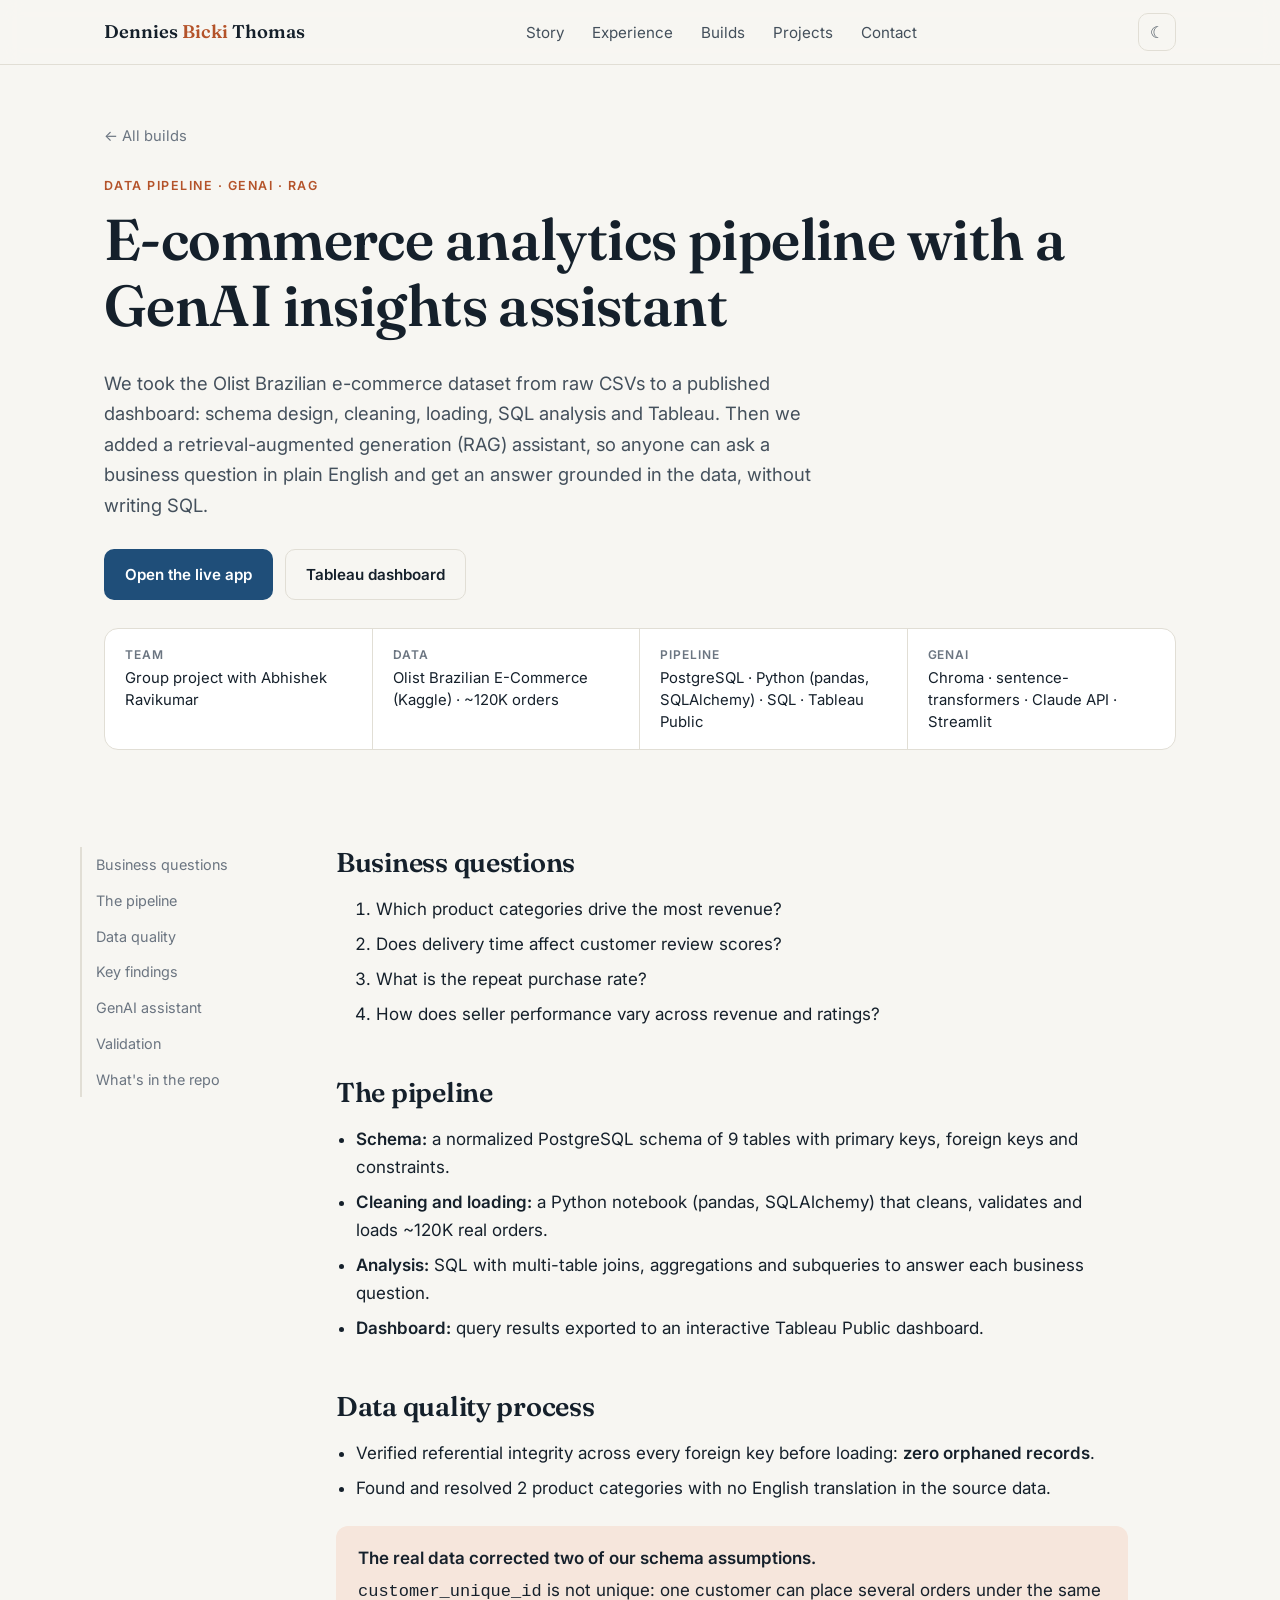
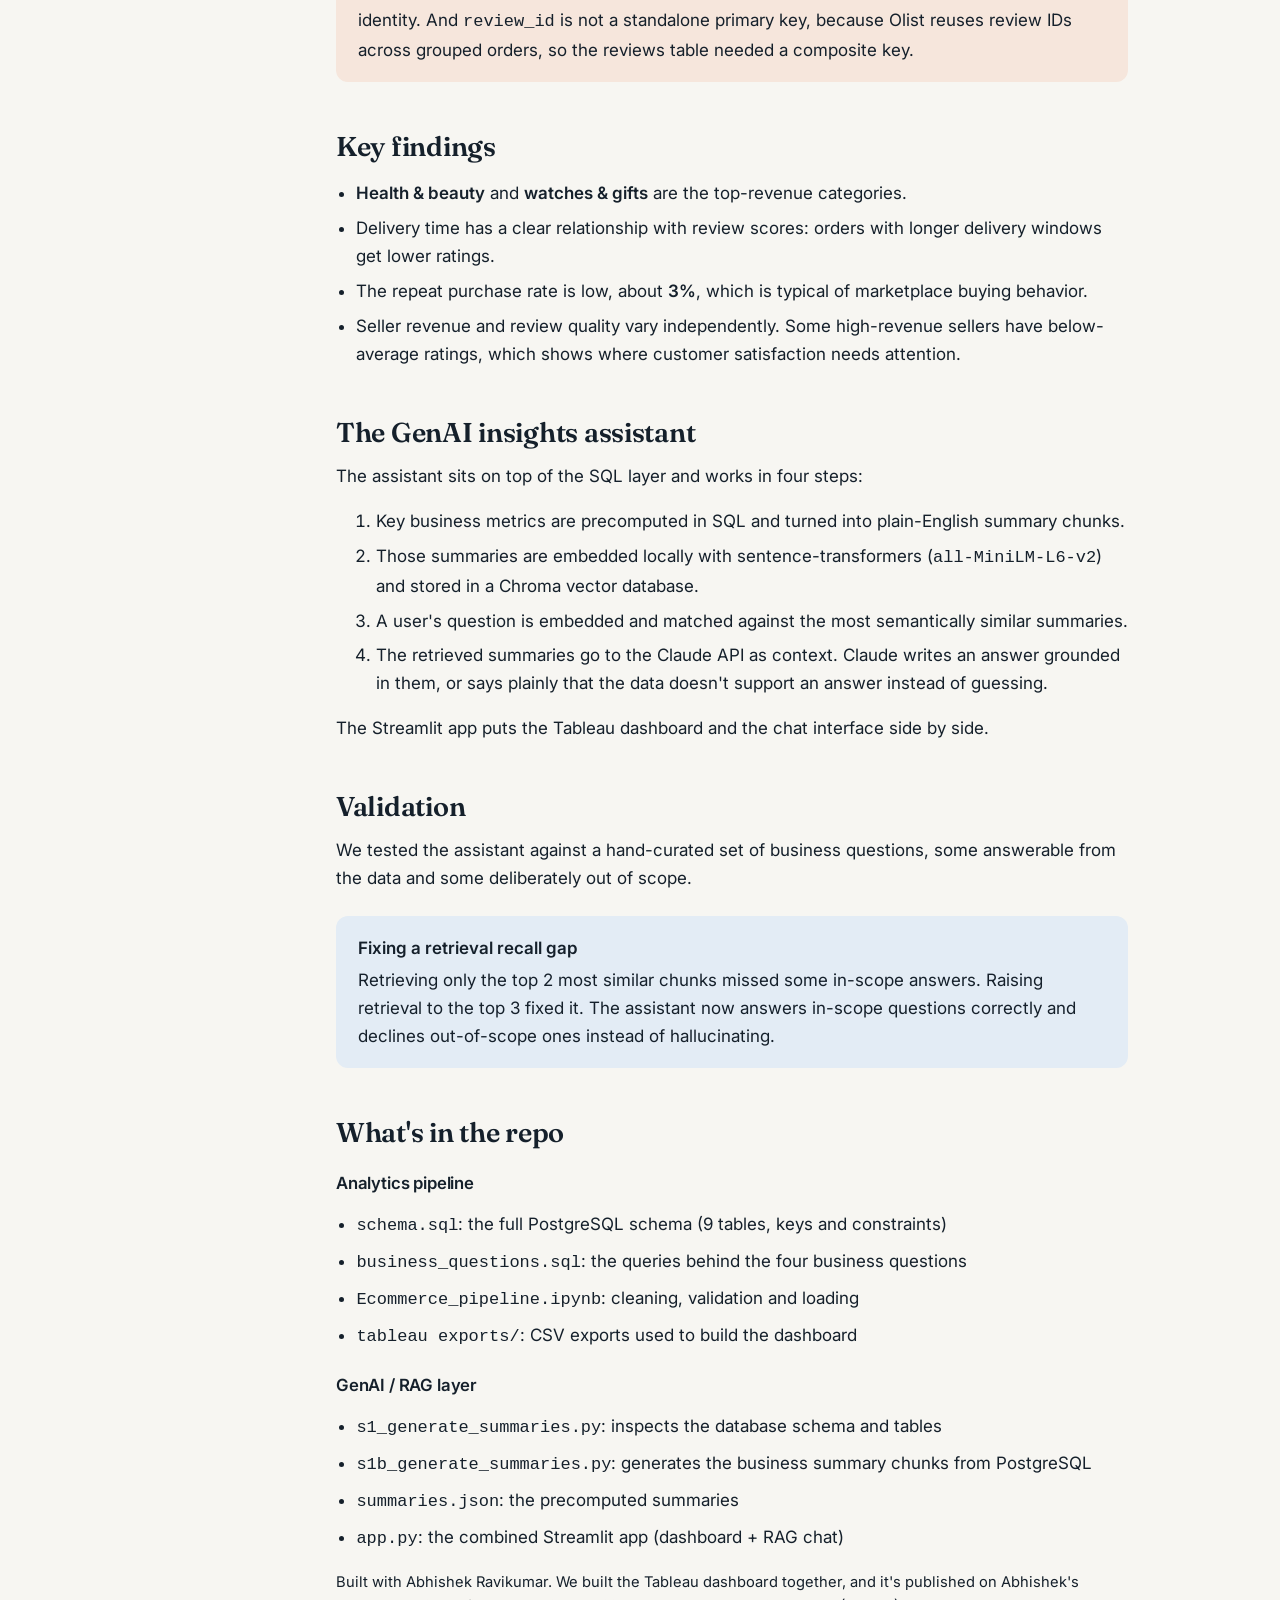
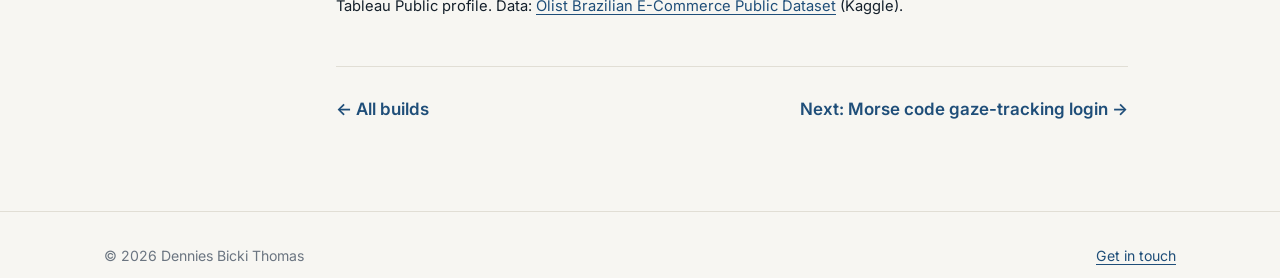
<file: projects/olist-genai-pipeline.html>
<!doctype html>
<html lang="en">
<head>
  <meta charset="utf-8">
  <meta name="viewport" content="width=device-width, initial-scale=1">
  <title>Olist GenAI Analytics Pipeline | Dennies Bicki Thomas</title>
  <meta name="description" content="End-to-end analytics on ~120K Olist e-commerce orders: a 9-table PostgreSQL schema, SQL business analysis, a Tableau dashboard and a RAG assistant built on the Claude API.">
  <link rel="icon" href="data:image/svg+xml,%3Csvg xmlns='http://www.w3.org/2000/svg' viewBox='0 0 64 64'%3E%3Crect width='64' height='64' rx='14' fill='%231f4e79'/%3E%3Ctext x='50%25' y='54%25' text-anchor='middle' dominant-baseline='middle' font-family='Georgia,serif' font-size='28' font-weight='700' fill='white'%3EDT%3C/text%3E%3C/svg%3E">
  <link rel="preconnect" href="https://fonts.googleapis.com">
  <link rel="preconnect" href="https://fonts.gstatic.com" crossorigin>
  <link href="https://fonts.googleapis.com/css2?family=Fraunces:opsz,wght@9..144,400;9..144,600&family=Inter:wght@400;500;600&display=swap" rel="stylesheet">
  <link rel="stylesheet" href="../assets/css/style.css">
  <script src="../assets/js/main.js"></script>
</head>
<body>
<a class="skip-link" href="#main">Skip to content</a>
<header class="site-header">
  <nav class="container nav" aria-label="Main">
    <a class="brand" href="../index.html">Dennies <span>Bicki</span> Thomas</a>
    <ul class="nav-links" id="nav-links">
      <li><a href="../index.html#story">Story</a></li>
      <li><a href="../index.html#experience">Experience</a></li>
      <li><a href="../index.html#builds">Builds</a></li>
      <li><a href="../index.html#work">Projects</a></li>
      <li><a href="../index.html#contact">Contact</a></li>
    </ul>
    <div style="display:flex;gap:8px">
      <button class="icon-btn" type="button" data-theme-toggle aria-label="Toggle dark mode">☾</button>
      <button class="icon-btn menu-btn" type="button" data-menu-toggle aria-controls="nav-links" aria-expanded="false" aria-label="Open menu">☰</button>
    </div>
  </nav>
</header>

<main id="main">
  <section class="case-hero">
    <div class="container">
      <a class="back" href="../index.html#builds">← All builds</a>
      <span class="eyebrow">Data pipeline · GenAI · RAG</span>
      <h1>E-commerce analytics pipeline with a GenAI insights assistant</h1>
      <p class="lede">We took the Olist Brazilian e-commerce dataset from raw CSVs to a published dashboard: schema design, cleaning, loading, SQL analysis and Tableau. Then we added a retrieval-augmented generation (RAG) assistant, so anyone can ask a business question in plain English and get an answer grounded in the data, without writing SQL.</p>
      <div class="btn-row" style="margin-bottom:1.6em">
        <a class="btn btn-primary" href="https://olist-e-commerce-analytics-pipeline-72aijejfwqy7xvoohtjjgp.streamlit.app/" target="_blank" rel="noopener">Open the live app</a>
        <a class="btn btn-ghost" href="https://public.tableau.com/app/profile/abhishek.ravikumar8688/viz/OlistE-CommerceAnalytics_17865833504340/OlistE-CommerceAnalyticsDashboard" target="_blank" rel="noopener">Tableau dashboard</a>
      </div>
      <dl class="facts">
        <div><dt>Team</dt><dd>Group project with Abhishek Ravikumar</dd></div>
        <div><dt>Data</dt><dd>Olist Brazilian E-Commerce (Kaggle) · ~120K orders</dd></div>
        <div><dt>Pipeline</dt><dd>PostgreSQL · Python (pandas, SQLAlchemy) · SQL · Tableau Public</dd></div>
        <div><dt>GenAI</dt><dd>Chroma · sentence-transformers · Claude API · Streamlit</dd></div>
      </dl>
    </div>
  </section>

  <div class="container case-body">
    <nav class="toc" aria-label="On this page">
      <a href="#questions">Business questions</a>
      <a href="#pipeline">The pipeline</a>
      <a href="#quality">Data quality</a>
      <a href="#findings">Key findings</a>
      <a href="#rag">GenAI assistant</a>
      <a href="#validation">Validation</a>
      <a href="#files">What's in the repo</a>
    </nav>

    <article class="prose">
      <h2 id="questions">Business questions</h2>
      <ol>
        <li>Which product categories drive the most revenue?</li>
        <li>Does delivery time affect customer review scores?</li>
        <li>What is the repeat purchase rate?</li>
        <li>How does seller performance vary across revenue and ratings?</li>
      </ol>

      <h2 id="pipeline">The pipeline</h2>
      <ul>
        <li><strong>Schema:</strong> a normalized PostgreSQL schema of 9 tables with primary keys, foreign keys and constraints.</li>
        <li><strong>Cleaning and loading:</strong> a Python notebook (pandas, SQLAlchemy) that cleans, validates and loads ~120K real orders.</li>
        <li><strong>Analysis:</strong> SQL with multi-table joins, aggregations and subqueries to answer each business question.</li>
        <li><strong>Dashboard:</strong> query results exported to an interactive Tableau Public dashboard.</li>
      </ul>

      <h2 id="quality">Data quality process</h2>
      <ul>
        <li>Verified referential integrity across every foreign key before loading: <strong>zero orphaned records</strong>.</li>
        <li>Found and resolved 2 product categories with no English translation in the source data.</li>
      </ul>
      <div class="callout warm">
        <strong>The real data corrected two of our schema assumptions.</strong>
        <p><code>customer_unique_id</code> is not unique: one customer can place several orders under the same identity. And <code>review_id</code> is not a standalone primary key, because Olist reuses review IDs across grouped orders, so the reviews table needed a composite key.</p>
      </div>

      <h2 id="findings">Key findings</h2>
      <ul>
        <li><strong>Health &amp; beauty</strong> and <strong>watches &amp; gifts</strong> are the top-revenue categories.</li>
        <li>Delivery time has a clear relationship with review scores: orders with longer delivery windows get lower ratings.</li>
        <li>The repeat purchase rate is low, about <strong>3%</strong>, which is typical of marketplace buying behavior.</li>
        <li>Seller revenue and review quality vary independently. Some high-revenue sellers have below-average ratings, which shows where customer satisfaction needs attention.</li>
      </ul>

      <h2 id="rag">The GenAI insights assistant</h2>
      <p>The assistant sits on top of the SQL layer and works in four steps:</p>
      <ol>
        <li>Key business metrics are precomputed in SQL and turned into plain-English summary chunks.</li>
        <li>Those summaries are embedded locally with sentence-transformers (<code>all-MiniLM-L6-v2</code>) and stored in a Chroma vector database.</li>
        <li>A user's question is embedded and matched against the most semantically similar summaries.</li>
        <li>The retrieved summaries go to the Claude API as context. Claude writes an answer grounded in them, or says plainly that the data doesn't support an answer instead of guessing.</li>
      </ol>
      <p>The Streamlit app puts the Tableau dashboard and the chat interface side by side.</p>

      <h2 id="validation">Validation</h2>
      <p>We tested the assistant against a hand-curated set of business questions, some answerable from the data and some deliberately out of scope.</p>
      <div class="callout">
        <strong>Fixing a retrieval recall gap</strong>
        <p>Retrieving only the top 2 most similar chunks missed some in-scope answers. Raising retrieval to the top 3 fixed it. The assistant now answers in-scope questions correctly and declines out-of-scope ones instead of hallucinating.</p>
      </div>

      <h2 id="files">What's in the repo</h2>
      <h3>Analytics pipeline</h3>
      <ul>
        <li><code>schema.sql</code>: the full PostgreSQL schema (9 tables, keys and constraints)</li>
        <li><code>business_questions.sql</code>: the queries behind the four business questions</li>
        <li><code>Ecommerce_pipeline.ipynb</code>: cleaning, validation and loading</li>
        <li><code>tableau exports/</code>: CSV exports used to build the dashboard</li>
      </ul>
      <h3>GenAI / RAG layer</h3>
      <ul>
        <li><code>s1_generate_summaries.py</code>: inspects the database schema and tables</li>
        <li><code>s1b_generate_summaries.py</code>: generates the business summary chunks from PostgreSQL</li>
        <li><code>summaries.json</code>: the precomputed summaries</li>
        <li><code>app.py</code>: the combined Streamlit app (dashboard + RAG chat)</li>
      </ul>

      <p class="team">Built with Abhishek Ravikumar. We built the Tableau dashboard together, and it's published on Abhishek's Tableau Public profile. Data: <a href="https://www.kaggle.com/datasets/olistbr/brazilian-ecommerce" target="_blank" rel="noopener">Olist Brazilian E-Commerce Public Dataset</a> (Kaggle).</p>

      <div class="next-case">
        <a href="../index.html#builds">← All builds</a>
        <a href="morse-gaze-login.html">Next: Morse code gaze-tracking login →</a>
      </div>
    </article>
  </div>
</main>

<footer class="site-footer">
  <div class="container"><span>© <span data-year>2026</span> Dennies Bicki Thomas</span><a href="../index.html#contact">Get in touch</a></div>
</footer>
</body>
</html>
</file>
<file: assets/css/style.css>
/* ============================================================
   Dennies Bicki Thomas — portfolio
   Plain CSS, no build step. Colors are tokens on :root so the
   whole site can be re-themed in one place.
   ============================================================ */

:root {
  --bg: #f7f6f2;
  --surface: #ffffff;
  --surface-2: #efede6;
  --ink: #15202b;
  --ink-2: #44505c;
  --ink-3: #6b7581;
  --line: #e1ded5;
  --accent: #1f4e79;        /* deep blue */
  --accent-ink: #ffffff;
  --accent-soft: #e3ecf5;
  --warm: #b4532a;          /* terracotta highlight */
  --warm-soft: #f6e6dc;
  --shadow: 0 1px 2px rgba(21, 32, 43, .05), 0 8px 24px rgba(21, 32, 43, .06);
  --radius: 14px;
  --maxw: 1120px;
  --font-body: "Inter", system-ui, -apple-system, "Segoe UI", Roboto, sans-serif;
  --font-head: "Fraunces", Georgia, "Times New Roman", serif;
}

@media (prefers-color-scheme: dark) {
  :root:not([data-theme="light"]) {
    --bg: #0f151b;
    --surface: #161e26;
    --surface-2: #1c2630;
    --ink: #e9edf1;
    --ink-2: #b6c0ca;
    --ink-3: #8a96a2;
    --line: #26323d;
    --accent: #7fb2e5;
    --accent-ink: #0f151b;
    --accent-soft: #1b2b3b;
    --warm: #e79a72;
    --warm-soft: #33241c;
    --shadow: 0 1px 2px rgba(0,0,0,.3), 0 8px 24px rgba(0,0,0,.25);
  }
}
:root[data-theme="dark"] {
  --bg: #0f151b;
  --surface: #161e26;
  --surface-2: #1c2630;
  --ink: #e9edf1;
  --ink-2: #b6c0ca;
  --ink-3: #8a96a2;
  --line: #26323d;
  --accent: #7fb2e5;
  --accent-ink: #0f151b;
  --accent-soft: #1b2b3b;
  --warm: #e79a72;
  --warm-soft: #33241c;
  --shadow: 0 1px 2px rgba(0,0,0,.3), 0 8px 24px rgba(0,0,0,.25);
}

/* ---------- base ---------- */
*, *::before, *::after { box-sizing: border-box; }
html { scroll-behavior: smooth; scroll-padding-top: 80px; }
body {
  margin: 0;
  background: var(--bg);
  color: var(--ink);
  font-family: var(--font-body);
  font-size: 17px;
  line-height: 1.65;
  -webkit-font-smoothing: antialiased;
}
img { max-width: 100%; display: block; }
a { color: var(--accent); text-underline-offset: 3px; }
a:hover { text-decoration-thickness: 2px; }
h1, h2, h3, h4 { font-family: var(--font-head); line-height: 1.15; margin: 0 0 .5em; font-weight: 600; letter-spacing: -.01em; }
h1 { font-size: clamp(2.4rem, 5vw, 3.6rem); }
h2 { font-size: clamp(1.8rem, 3.4vw, 2.4rem); }
h3 { font-size: 1.3rem; }
p { margin: 0 0 1em; }
ul { padding-left: 1.2em; }
li { margin-bottom: .4em; }
strong { font-weight: 600; }
:focus-visible { outline: 3px solid var(--warm); outline-offset: 3px; border-radius: 4px; }

.container { width: 100%; max-width: var(--maxw); margin: 0 auto; padding: 0 24px; }
@media (max-width: 600px) { .container { padding: 0 16px; } body { font-size: 16px; } }

.section { padding: 88px 0; }
.section + .section { border-top: 1px solid var(--line); }
.eyebrow {
  font-family: var(--font-body);
  font-size: .78rem; font-weight: 600; letter-spacing: .12em; text-transform: uppercase;
  color: var(--warm); margin-bottom: .8em; display: block;
}
.lede { font-size: 1.15rem; color: var(--ink-2); max-width: 62ch; }
.muted { color: var(--ink-3); }
.skip-link { position: absolute; left: -999px; top: 8px; background: var(--accent); color: var(--accent-ink); padding: 8px 14px; border-radius: 8px; z-index: 100; }
.skip-link:focus { left: 8px; }

/* ---------- header ---------- */
.site-header {
  position: sticky; top: 0; z-index: 50;
  background: color-mix(in srgb, var(--bg) 88%, transparent);
  backdrop-filter: saturate(1.4) blur(10px);
  border-bottom: 1px solid var(--line);
}
.nav { display: flex; align-items: center; justify-content: space-between; height: 64px; gap: 16px; }
.brand { font-family: var(--font-head); font-weight: 600; font-size: 1.15rem; color: var(--ink); text-decoration: none; white-space: nowrap; }
.brand span { color: var(--warm); }
.nav-links { display: flex; align-items: center; gap: 4px; list-style: none; margin: 0; padding: 0; }
.nav-links li { margin: 0; }
.nav-links a { color: var(--ink-2); text-decoration: none; font-size: .95rem; padding: 8px 12px; border-radius: 8px; }
.nav-links a:hover { color: var(--ink); background: var(--surface-2); }
.icon-btn {
  background: none; border: 1px solid var(--line); color: var(--ink-2);
  width: 38px; height: 38px; border-radius: 10px; cursor: pointer;
  display: inline-grid; place-items: center; font-size: 1rem;
}
.icon-btn:hover { color: var(--ink); background: var(--surface-2); }
.menu-btn { display: none; }
@media (max-width: 820px) {
  .menu-btn { display: inline-grid; }
  .nav-links {
    display: none; position: absolute; top: 64px; left: 0; right: 0;
    flex-direction: column; align-items: stretch; gap: 0;
    background: var(--bg); border-bottom: 1px solid var(--line); padding: 8px 16px 16px;
  }
  .nav-links.open { display: flex; }
  .nav-links a { display: block; padding: 12px; }
}

/* ---------- buttons ---------- */
.btn {
  display: inline-flex; align-items: center; gap: 8px;
  padding: 12px 20px; border-radius: 10px; font-weight: 600; font-size: .95rem;
  text-decoration: none; border: 1px solid transparent; cursor: pointer; transition: transform .15s ease, background .15s ease;
}
.btn:hover { transform: translateY(-1px); text-decoration: none; }
.btn-primary { background: var(--accent); color: var(--accent-ink); }
.btn-ghost { background: transparent; color: var(--ink); border-color: var(--line); }
.btn-ghost:hover { background: var(--surface-2); }
.btn-row { display: flex; flex-wrap: wrap; gap: 12px; }

/* ---------- hero ---------- */
.hero { padding: 72px 0 64px; }
.hero-grid { display: grid; grid-template-columns: 1.5fr 1fr; gap: 56px; align-items: center; }
.hero h1 { margin-bottom: .25em; }
.hero .tagline { font-family: var(--font-head); font-size: clamp(1.3rem, 2.4vw, 1.7rem); color: var(--ink); line-height: 1.3; margin-bottom: .8em; font-weight: 400; }
.hero .tagline em { color: var(--warm); font-style: italic; }
.badges { display: flex; flex-wrap: wrap; gap: 8px; margin-bottom: 1.4em; }
.badge {
  display: inline-flex; align-items: center; gap: 6px;
  font-size: .82rem; font-weight: 600; padding: 5px 12px; border-radius: 999px;
  background: var(--accent-soft); color: var(--accent);
}
.badge.warm { background: var(--warm-soft); color: var(--warm); }
.portrait { position: relative; max-width: 360px; justify-self: end; width: 100%; }
.portrait img { border-radius: 20px; aspect-ratio: 4 / 5; object-fit: cover; object-position: center 20%; width: 100%; box-shadow: var(--shadow); }
.portrait .caption {
  position: absolute; left: -20px; bottom: 24px;
  background: var(--surface); border: 1px solid var(--line); box-shadow: var(--shadow);
  border-radius: 12px; padding: 10px 14px; font-size: .85rem; line-height: 1.35;
}
.portrait .caption strong { display: block; font-size: .95rem; }
.open-to { margin-top: 1.6em; font-size: .92rem; color: var(--ink-3); }
.open-to strong { color: var(--ink-2); }
@media (max-width: 820px) {
  .hero-grid { grid-template-columns: 1fr; gap: 36px; }
  .portrait { justify-self: start; max-width: 280px; order: -1; }
  .portrait .caption { left: auto; right: -12px; }
}

/* ---------- stats ---------- */
.stats { display: grid; grid-template-columns: repeat(4, 1fr); gap: 16px; margin-top: 56px; }
.stat { background: var(--surface); border: 1px solid var(--line); border-radius: var(--radius); padding: 20px 22px; }
.stat .num { font-family: var(--font-head); font-size: 2.2rem; font-weight: 600; line-height: 1; color: var(--accent); }
.stat .label { font-size: .9rem; color: var(--ink-2); margin-top: 8px; line-height: 1.4; }
@media (max-width: 820px) { .stats { grid-template-columns: repeat(2, 1fr); } }

/* ---------- story timeline ---------- */
.story-grid { display: grid; grid-template-columns: 1fr 1.4fr; gap: 56px; }
@media (max-width: 820px) { .story-grid { grid-template-columns: 1fr; gap: 24px; } }
.chapters { list-style: none; padding: 0; margin: 0; position: relative; }
.chapters::before { content: ""; position: absolute; left: 11px; top: 8px; bottom: 8px; width: 2px; background: var(--line); }
.chapter { position: relative; padding-left: 44px; margin-bottom: 32px; }
.chapter::before {
  content: ""; position: absolute; left: 4px; top: 6px; width: 16px; height: 16px; border-radius: 50%;
  background: var(--bg); border: 3px solid var(--accent);
}
.chapter.now::before { background: var(--warm); border-color: var(--warm); }
.chapter .when { font-size: .8rem; font-weight: 600; letter-spacing: .08em; text-transform: uppercase; color: var(--ink-3); }
.chapter h3 { margin: .15em 0 .3em; }
.chapter p { color: var(--ink-2); margin: 0; }

/* ---------- pillars ---------- */
.pillars { display: grid; grid-template-columns: repeat(3, 1fr); gap: 20px; margin-top: 40px; }
@media (max-width: 900px) { .pillars { grid-template-columns: 1fr; } }
.pillar { background: var(--surface); border: 1px solid var(--line); border-radius: var(--radius); padding: 28px; }
.pillar .icon { width: 44px; height: 44px; border-radius: 12px; display: grid; place-items: center; background: var(--accent-soft); color: var(--accent); margin-bottom: 16px; }
.pillar .icon svg { width: 22px; height: 22px; }
.pillar p { color: var(--ink-2); font-size: .97rem; }
.pillar .proof { font-size: .88rem; color: var(--ink-3); border-top: 1px dashed var(--line); padding-top: 12px; margin: 0; }

/* ---------- experience ---------- */
.jobs { display: grid; gap: 20px; margin-top: 40px; }
.job { background: var(--surface); border: 1px solid var(--line); border-radius: var(--radius); padding: 28px 30px; display: grid; grid-template-columns: 220px 1fr; gap: 28px; }
@media (max-width: 760px) { .job { grid-template-columns: 1fr; gap: 8px; padding: 22px; } }
.job .org { font-family: var(--font-head); font-size: 1.25rem; font-weight: 600; }
.job .dates { font-size: .88rem; color: var(--ink-3); }
.job h3 { font-family: var(--font-body); font-size: 1.05rem; font-weight: 600; margin-bottom: .6em; }
.job ul { margin: 0; color: var(--ink-2); font-size: .97rem; }
.job .clients { font-size: .88rem; color: var(--ink-3); margin: -.2em 0 .8em; }

/* ---------- project cards ---------- */
.projects { display: grid; grid-template-columns: repeat(2, 1fr); gap: 24px; margin-top: 40px; }
@media (max-width: 820px) { .projects { grid-template-columns: 1fr; } }
.card {
  display: flex; flex-direction: column;
  background: var(--surface); border: 1px solid var(--line); border-radius: var(--radius);
  overflow: hidden; text-decoration: none; color: inherit; transition: transform .18s ease, box-shadow .18s ease;
}
.card:hover { transform: translateY(-3px); box-shadow: var(--shadow); text-decoration: none; }
.cover {
  padding: 28px; min-height: 170px; display: flex; flex-direction: column; justify-content: flex-end;
  background: linear-gradient(135deg, var(--accent-soft), var(--surface-2));
  border-bottom: 1px solid var(--line); position: relative;
}
.cover.warm { background: linear-gradient(135deg, var(--warm-soft), var(--surface-2)); }
.cover .metric { font-family: var(--font-head); font-size: 2.4rem; font-weight: 600; line-height: 1; color: var(--ink); }
.cover .metric-label { font-size: .9rem; color: var(--ink-2); margin-top: 6px; }
.cover .kind { position: absolute; top: 20px; left: 28px; font-size: .75rem; font-weight: 600; letter-spacing: .1em; text-transform: uppercase; color: var(--ink-3); }
.cover .flag { position: absolute; top: 16px; right: 18px; }
.card-body { padding: 24px 28px 28px; display: flex; flex-direction: column; flex: 1; }
.card-body h3 { margin-bottom: .4em; }
.card-body p { color: var(--ink-2); font-size: .97rem; flex: 1; }
.tags { display: flex; flex-wrap: wrap; gap: 6px; margin: 0; padding: 0; list-style: none; }
.tags li { margin: 0; font-size: .78rem; padding: 4px 10px; border-radius: 999px; background: var(--surface-2); color: var(--ink-2); }
.card .more { margin-top: 16px; font-weight: 600; font-size: .92rem; color: var(--accent); }

/* ---------- skills ---------- */
.skills { display: grid; grid-template-columns: repeat(2, 1fr); gap: 20px; margin-top: 40px; }
@media (max-width: 760px) { .skills { grid-template-columns: 1fr; } }
.skill-group { background: var(--surface); border: 1px solid var(--line); border-radius: var(--radius); padding: 24px 26px; }
.skill-group h3 { font-family: var(--font-body); font-size: 1rem; font-weight: 600; margin-bottom: 12px; }

/* ---------- more work ---------- */
.more-work { display: grid; grid-template-columns: repeat(2, 1fr); gap: 20px; margin-top: 40px; }
@media (max-width: 760px) { .more-work { grid-template-columns: 1fr; } }
.mini { border-left: 3px solid var(--accent); padding: 4px 0 4px 18px; }
.mini h3 { font-family: var(--font-body); font-size: 1.02rem; font-weight: 600; margin-bottom: .3em; }
.mini p { color: var(--ink-2); font-size: .95rem; margin: 0; }
.mini .src { font-size: .82rem; color: var(--ink-3); }

/* ---------- education ---------- */
.edu { display: grid; grid-template-columns: repeat(3, 1fr); gap: 20px; margin-top: 40px; }
@media (max-width: 820px) { .edu { grid-template-columns: 1fr; } }
.edu-item { background: var(--surface); border: 1px solid var(--line); border-radius: var(--radius); padding: 24px; }
.edu-item h3 { font-size: 1.1rem; }
.edu-item p { margin: 0; color: var(--ink-2); font-size: .95rem; }

/* ---------- contact ---------- */
.contact { text-align: center; }
.contact .lede { margin: 0 auto 1.6em; }
.contact .btn-row { justify-content: center; }

.site-footer { padding: 32px 0; border-top: 1px solid var(--line); color: var(--ink-3); font-size: .88rem; }
.site-footer .container { display: flex; justify-content: space-between; flex-wrap: wrap; gap: 12px; }

/* ============================================================
   Case-study pages
   ============================================================ */
.case-hero { padding: 56px 0 40px; }
.back { display: inline-flex; gap: 6px; font-size: .92rem; text-decoration: none; color: var(--ink-3); margin-bottom: 28px; }
.back:hover { color: var(--ink); }
.case-hero .lede { margin-bottom: 1.6em; }
.facts { display: grid; grid-template-columns: repeat(4, 1fr); gap: 0; border: 1px solid var(--line); border-radius: var(--radius); background: var(--surface); overflow: hidden; }
.facts div { padding: 16px 20px; border-right: 1px solid var(--line); }
.facts div:last-child { border-right: none; }
.facts dt { font-size: .75rem; font-weight: 600; letter-spacing: .08em; text-transform: uppercase; color: var(--ink-3); margin-bottom: 4px; }
.facts dd { margin: 0; font-size: .93rem; line-height: 1.45; }
@media (max-width: 820px) {
  .facts { grid-template-columns: 1fr 1fr; }
  .facts div:nth-child(2n) { border-right: none; }
  .facts div:nth-child(-n+2) { border-bottom: 1px solid var(--line); }
}
@media (max-width: 480px) {
  .facts { grid-template-columns: 1fr; }
  .facts div { border-right: none; border-bottom: 1px solid var(--line); }
  .facts div:last-child { border-bottom: none; }
}

.results { display: grid; grid-template-columns: repeat(auto-fit, minmax(180px, 1fr)); gap: 16px; margin: 8px 0 8px; }

.case-body { display: grid; grid-template-columns: 200px 1fr; gap: 56px; padding: 40px 0 88px; }
@media (max-width: 900px) { .case-body { grid-template-columns: 1fr; gap: 0; } .toc { display: none; } }
.toc { position: sticky; top: 96px; align-self: start; font-size: .9rem; }
.toc a { display: block; color: var(--ink-3); text-decoration: none; padding: 6px 0 6px 14px; border-left: 2px solid var(--line); }
.toc a:hover { color: var(--ink); border-left-color: var(--accent); }
.prose { max-width: 72ch; }
.prose h2 { font-size: 1.7rem; margin-top: 1.8em; }
.prose h2:first-child { margin-top: 0; }
.prose h3 { font-family: var(--font-body); font-size: 1.05rem; font-weight: 600; margin-top: 1.5em; }
.prose ul, .prose ol { color: var(--ink); }
.prose p { color: var(--ink); }
.callout { background: var(--accent-soft); border-radius: 12px; padding: 18px 22px; margin: 1.4em 0; }
.callout.warm { background: var(--warm-soft); }
.callout p:last-child { margin: 0; }
.callout strong:first-child { display: block; margin-bottom: 4px; }
.role { background: var(--surface); border: 1px solid var(--line); border-left: 4px solid var(--warm); border-radius: 12px; padding: 20px 24px; margin: 1.2em 0; }
.role ul { margin: 0; }
.table-wrap { overflow-x: auto; margin: 1.2em 0; border: 1px solid var(--line); border-radius: 12px; }
table { border-collapse: collapse; width: 100%; font-size: .93rem; background: var(--surface); }
th, td { text-align: left; padding: 10px 14px; border-bottom: 1px solid var(--line); white-space: nowrap; }
th { font-weight: 600; background: var(--surface-2); }
tr:last-child td { border-bottom: none; }
tr.best td { font-weight: 600; }
figure { margin: 1.6em 0; }
figure img { border-radius: 12px; border: 1px solid var(--line); background: var(--surface); }
figcaption { font-size: .86rem; color: var(--ink-3); margin-top: 8px; }
.next-case { display: flex; justify-content: space-between; gap: 16px; flex-wrap: wrap; border-top: 1px solid var(--line); padding-top: 28px; margin-top: 48px; }
.next-case a { text-decoration: none; font-weight: 600; }
.team { font-size: .92rem; color: var(--ink-3); }

/* skills: odd group count — let the last group span the row */
.skills .skill-group:last-child:nth-child(odd) { grid-column: 1 / -1; }
</file>
